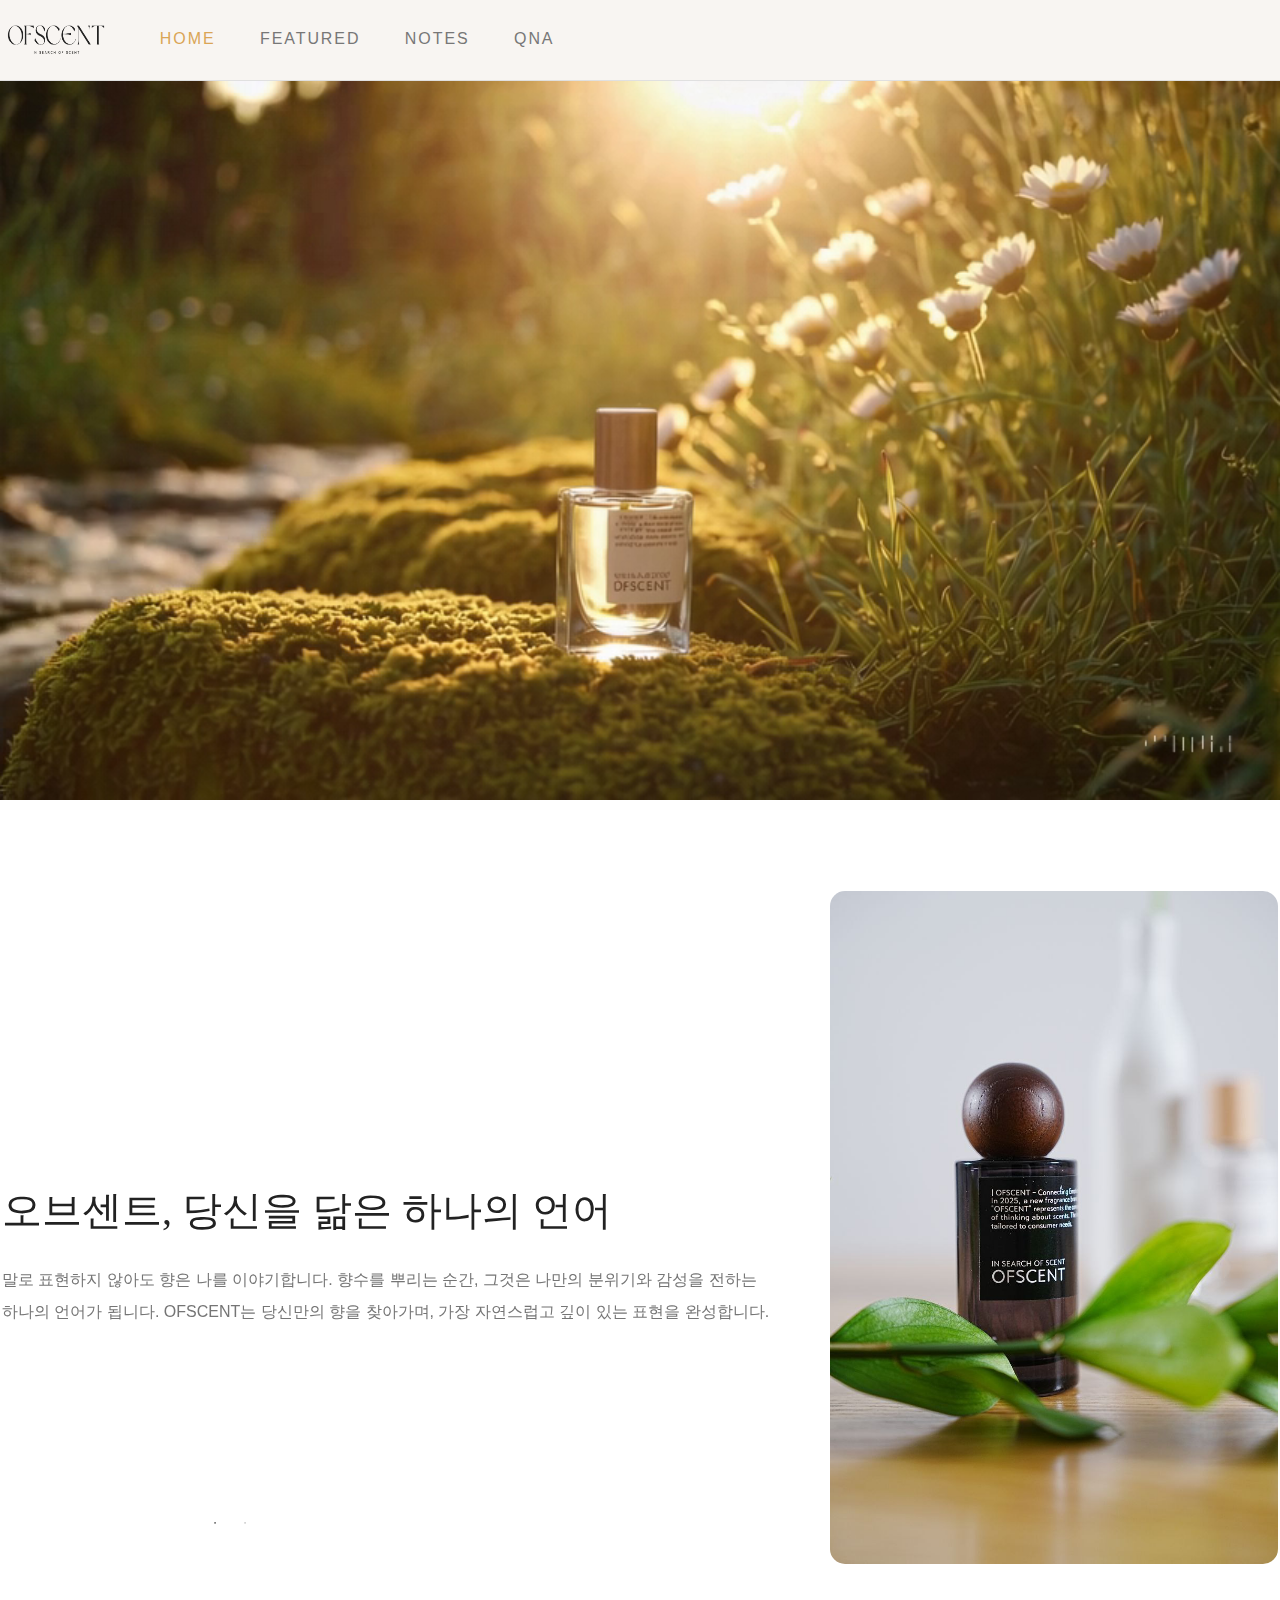
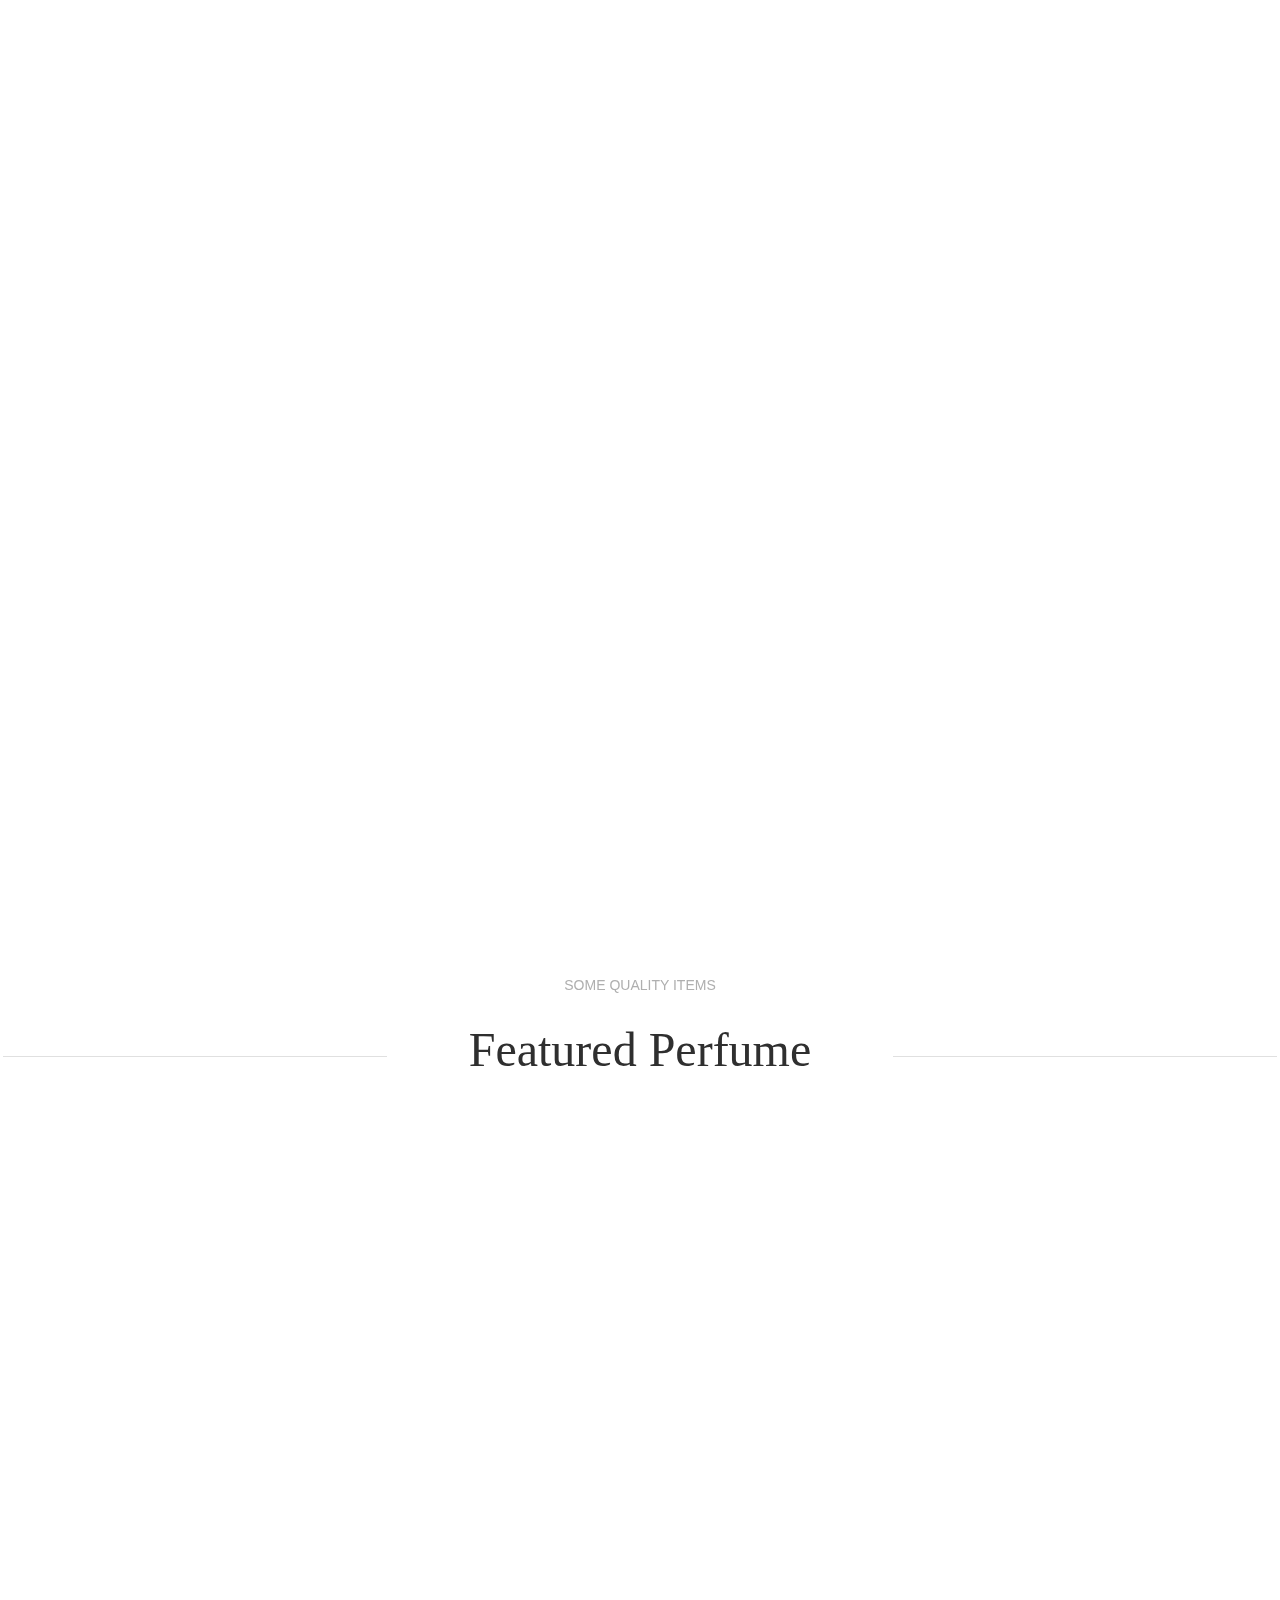
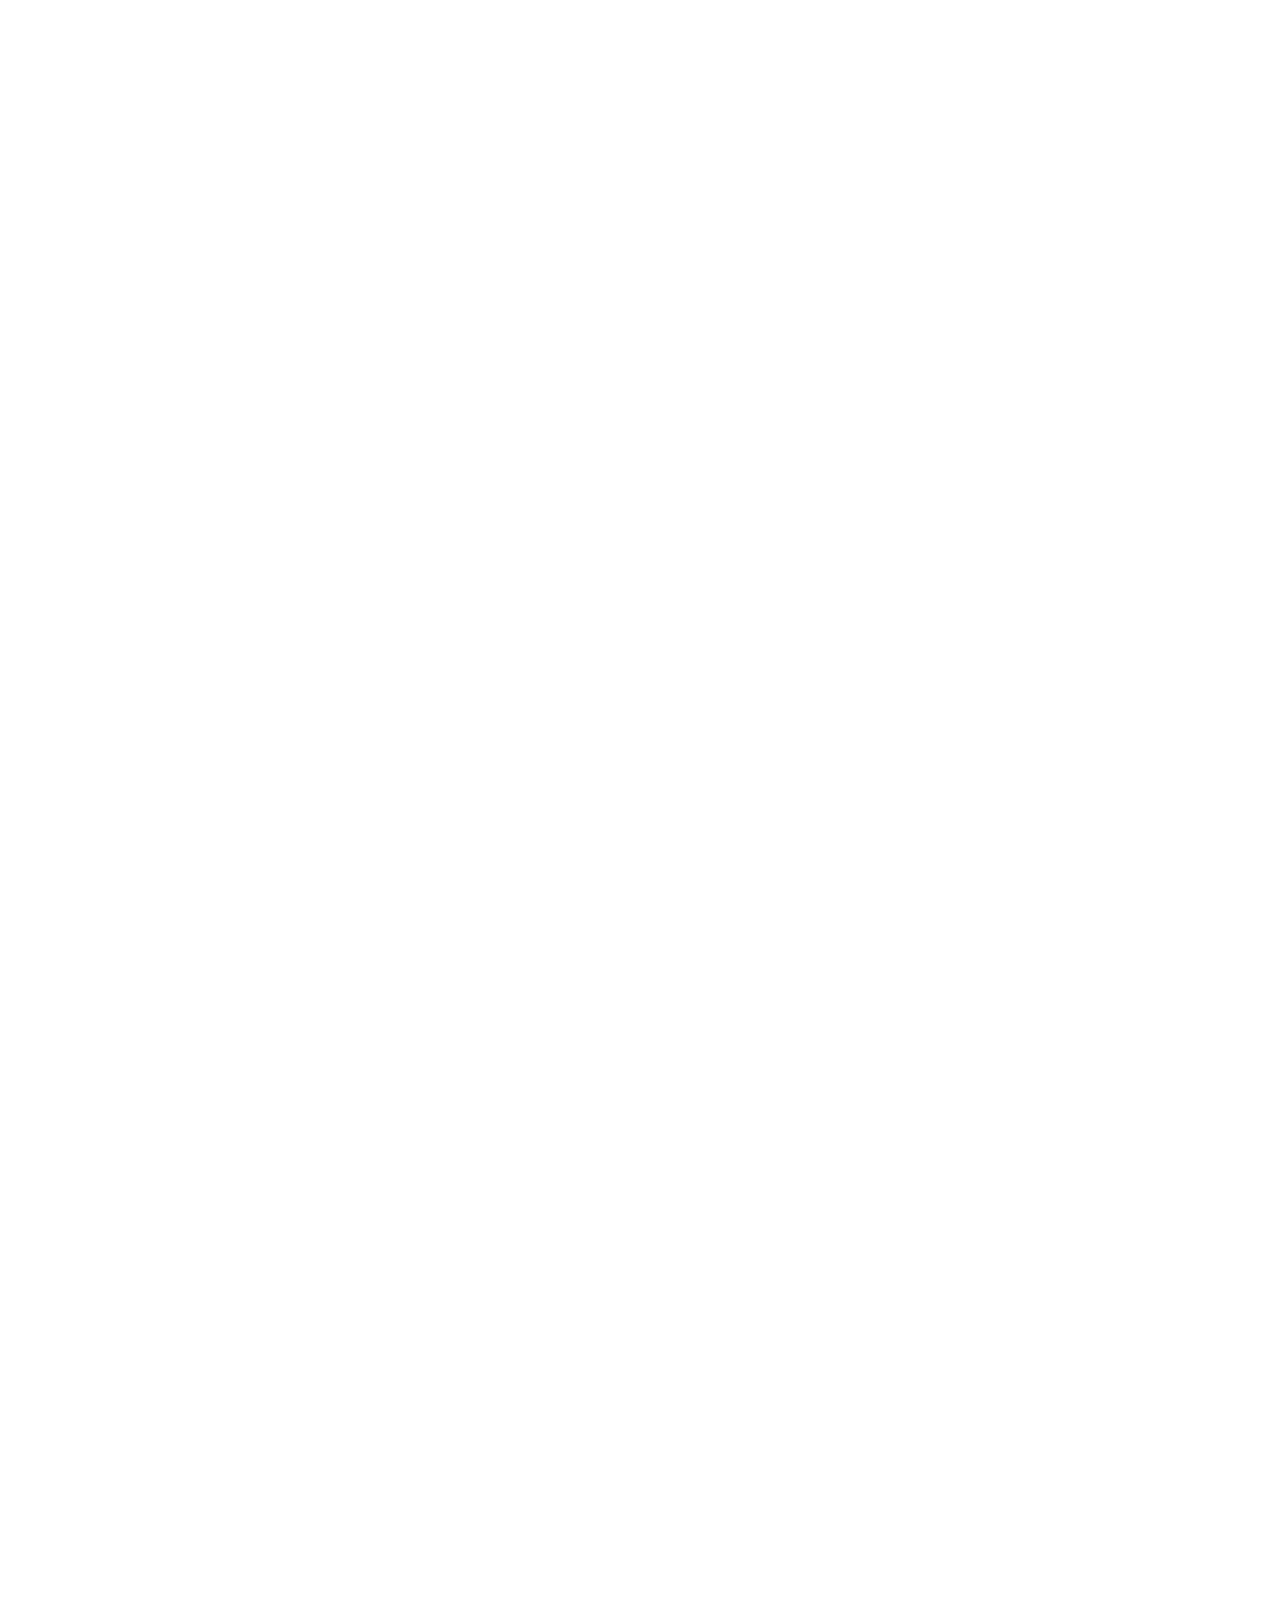
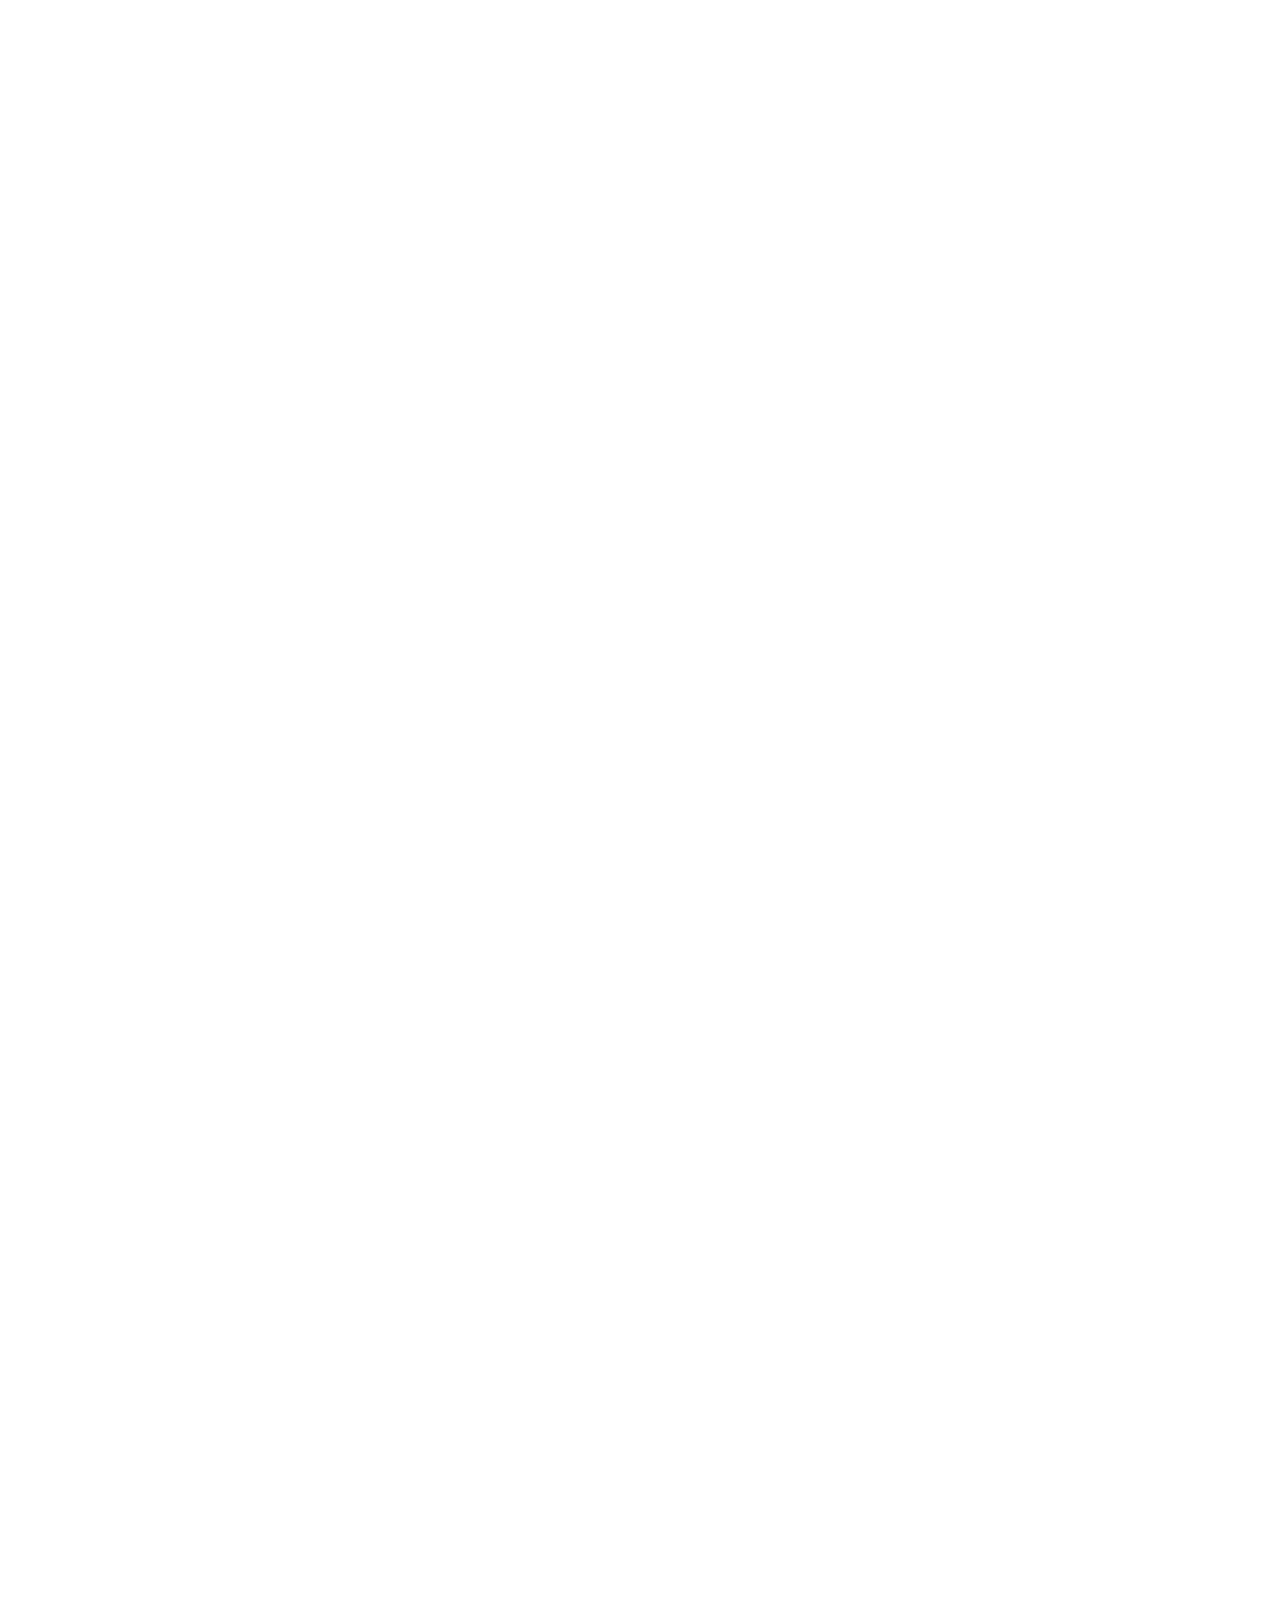
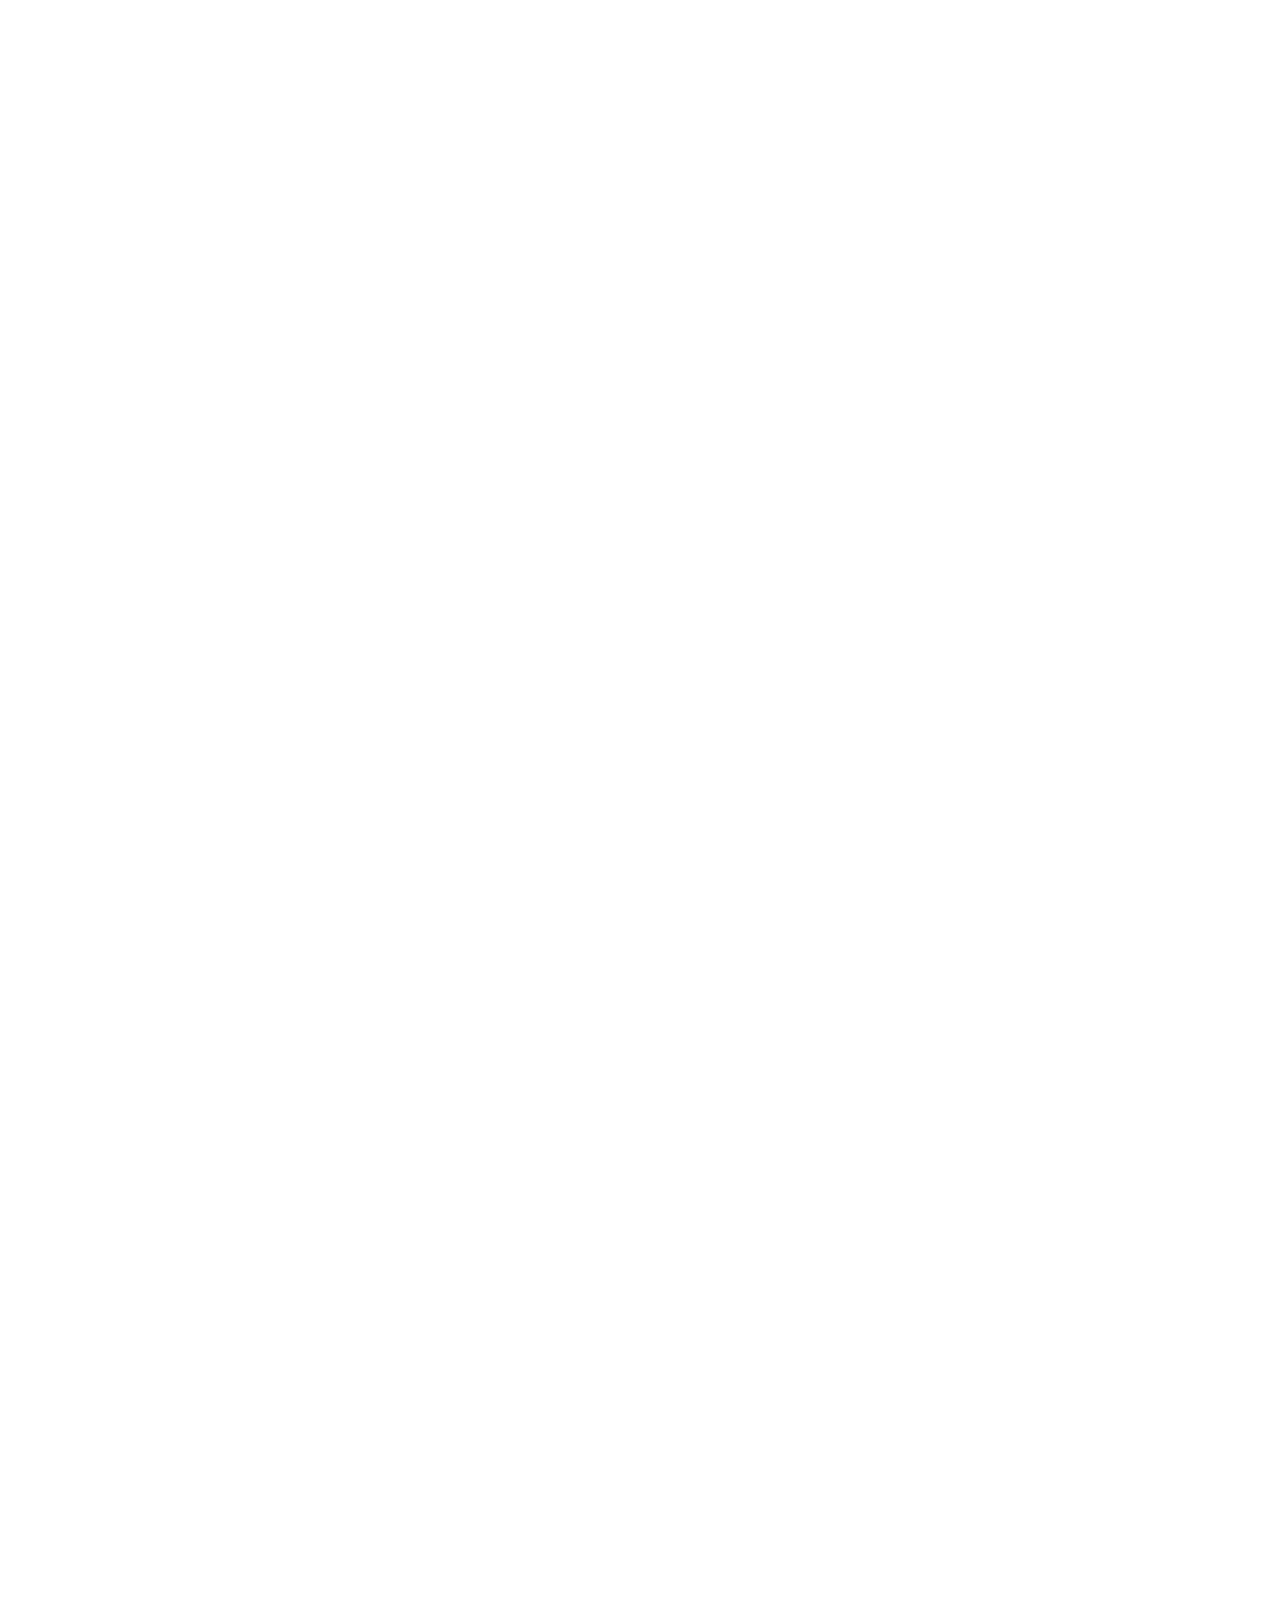
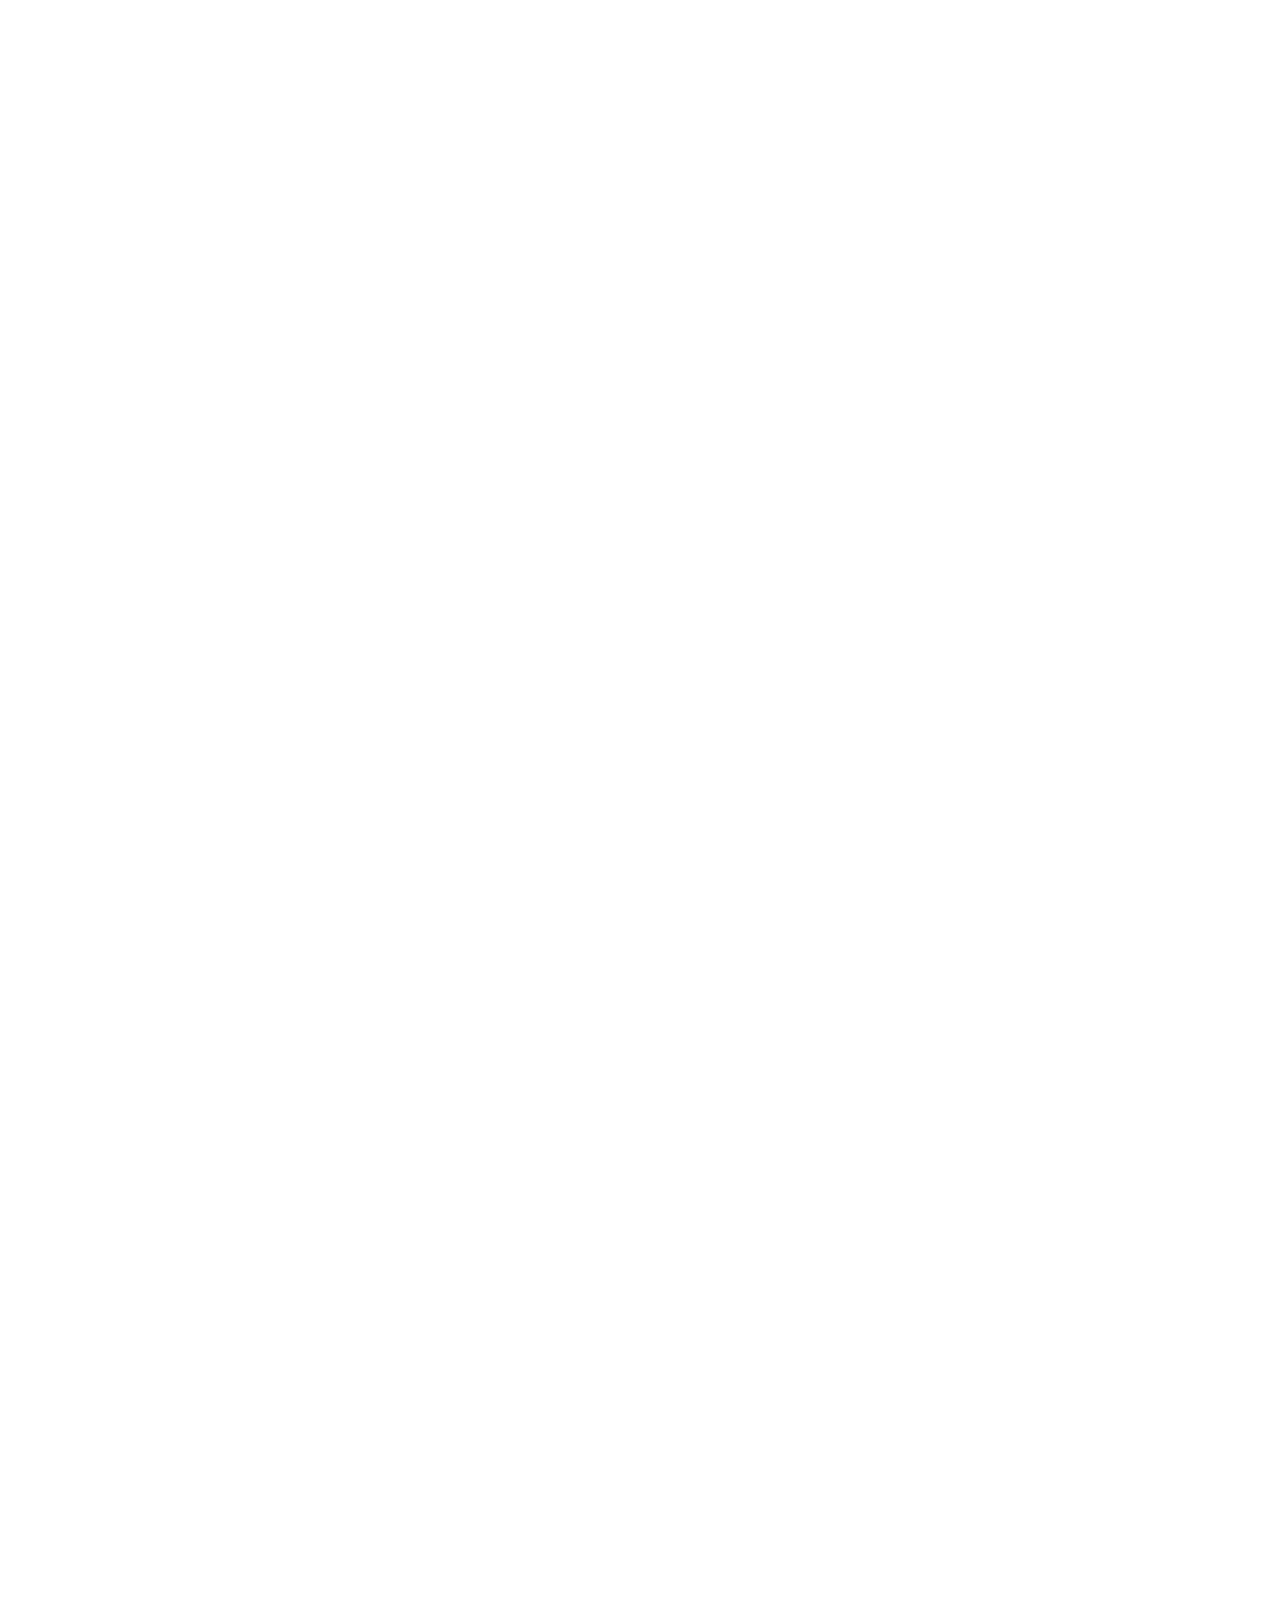
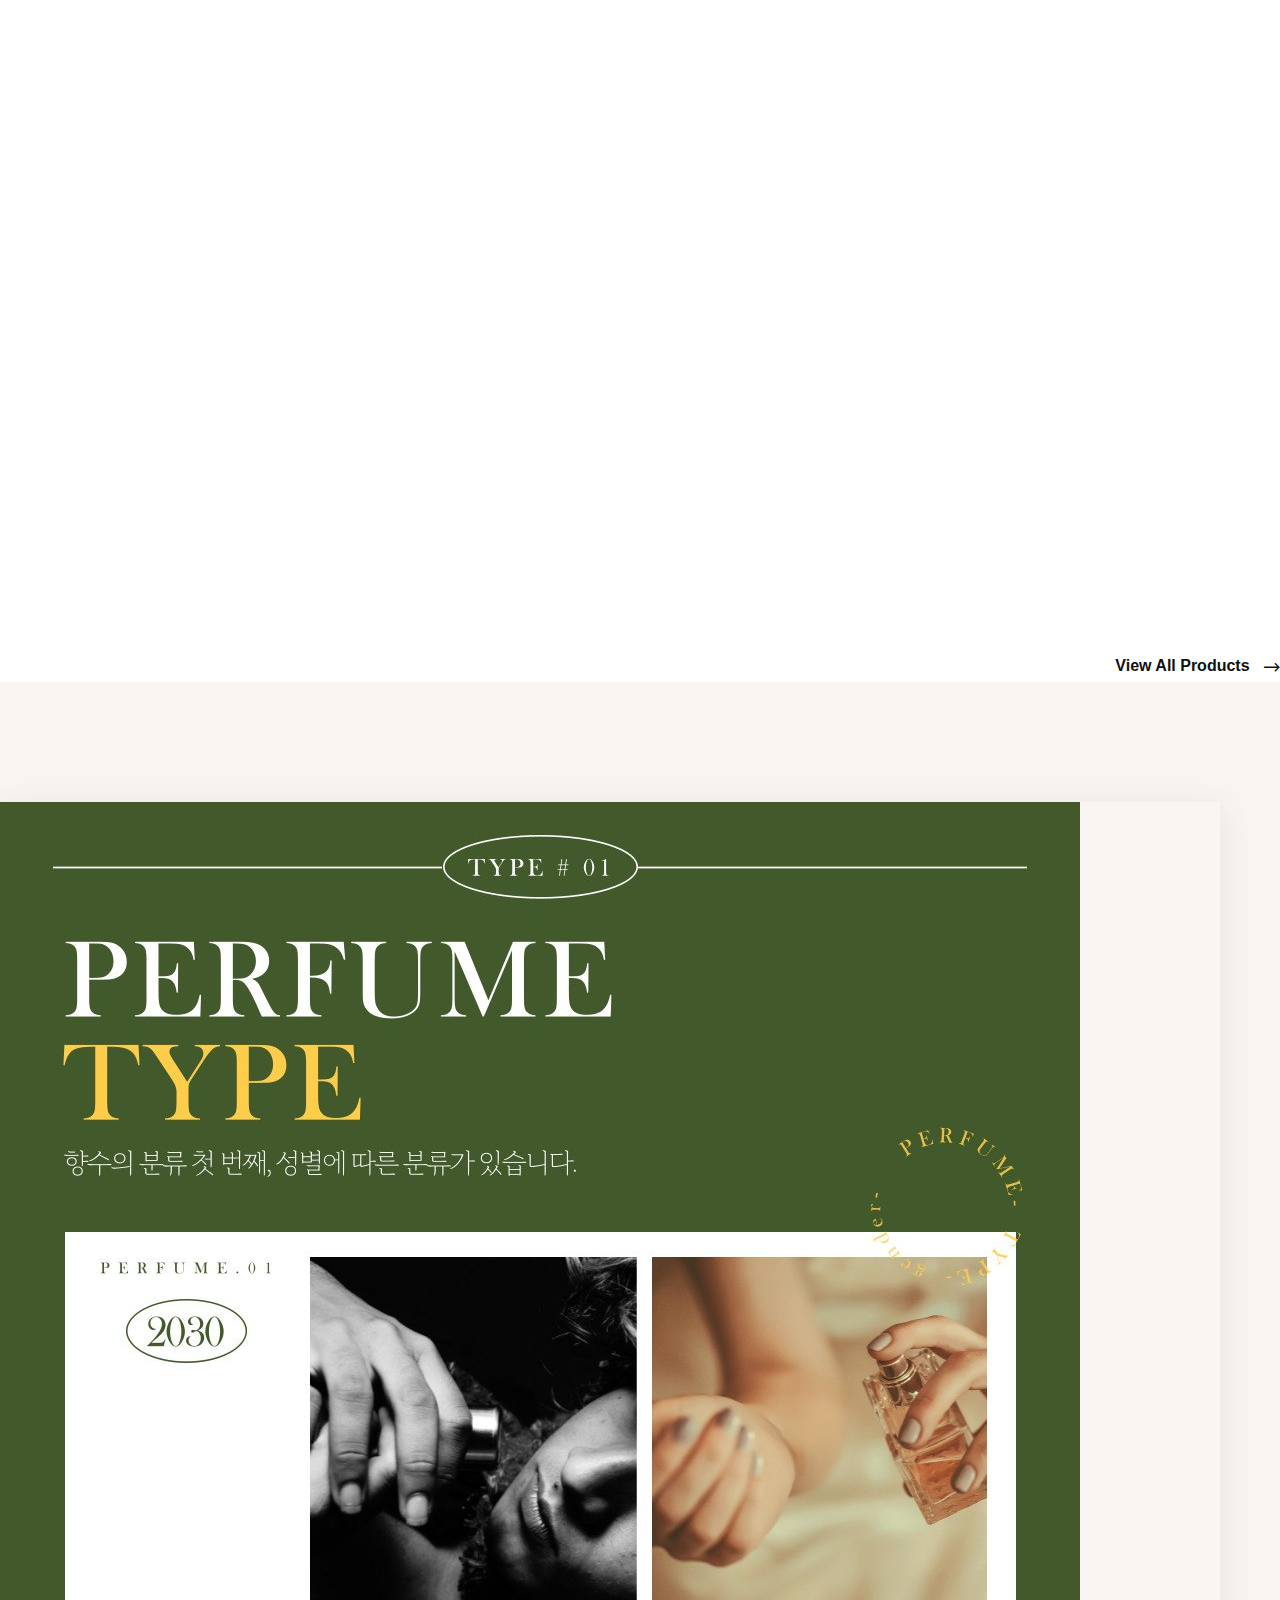
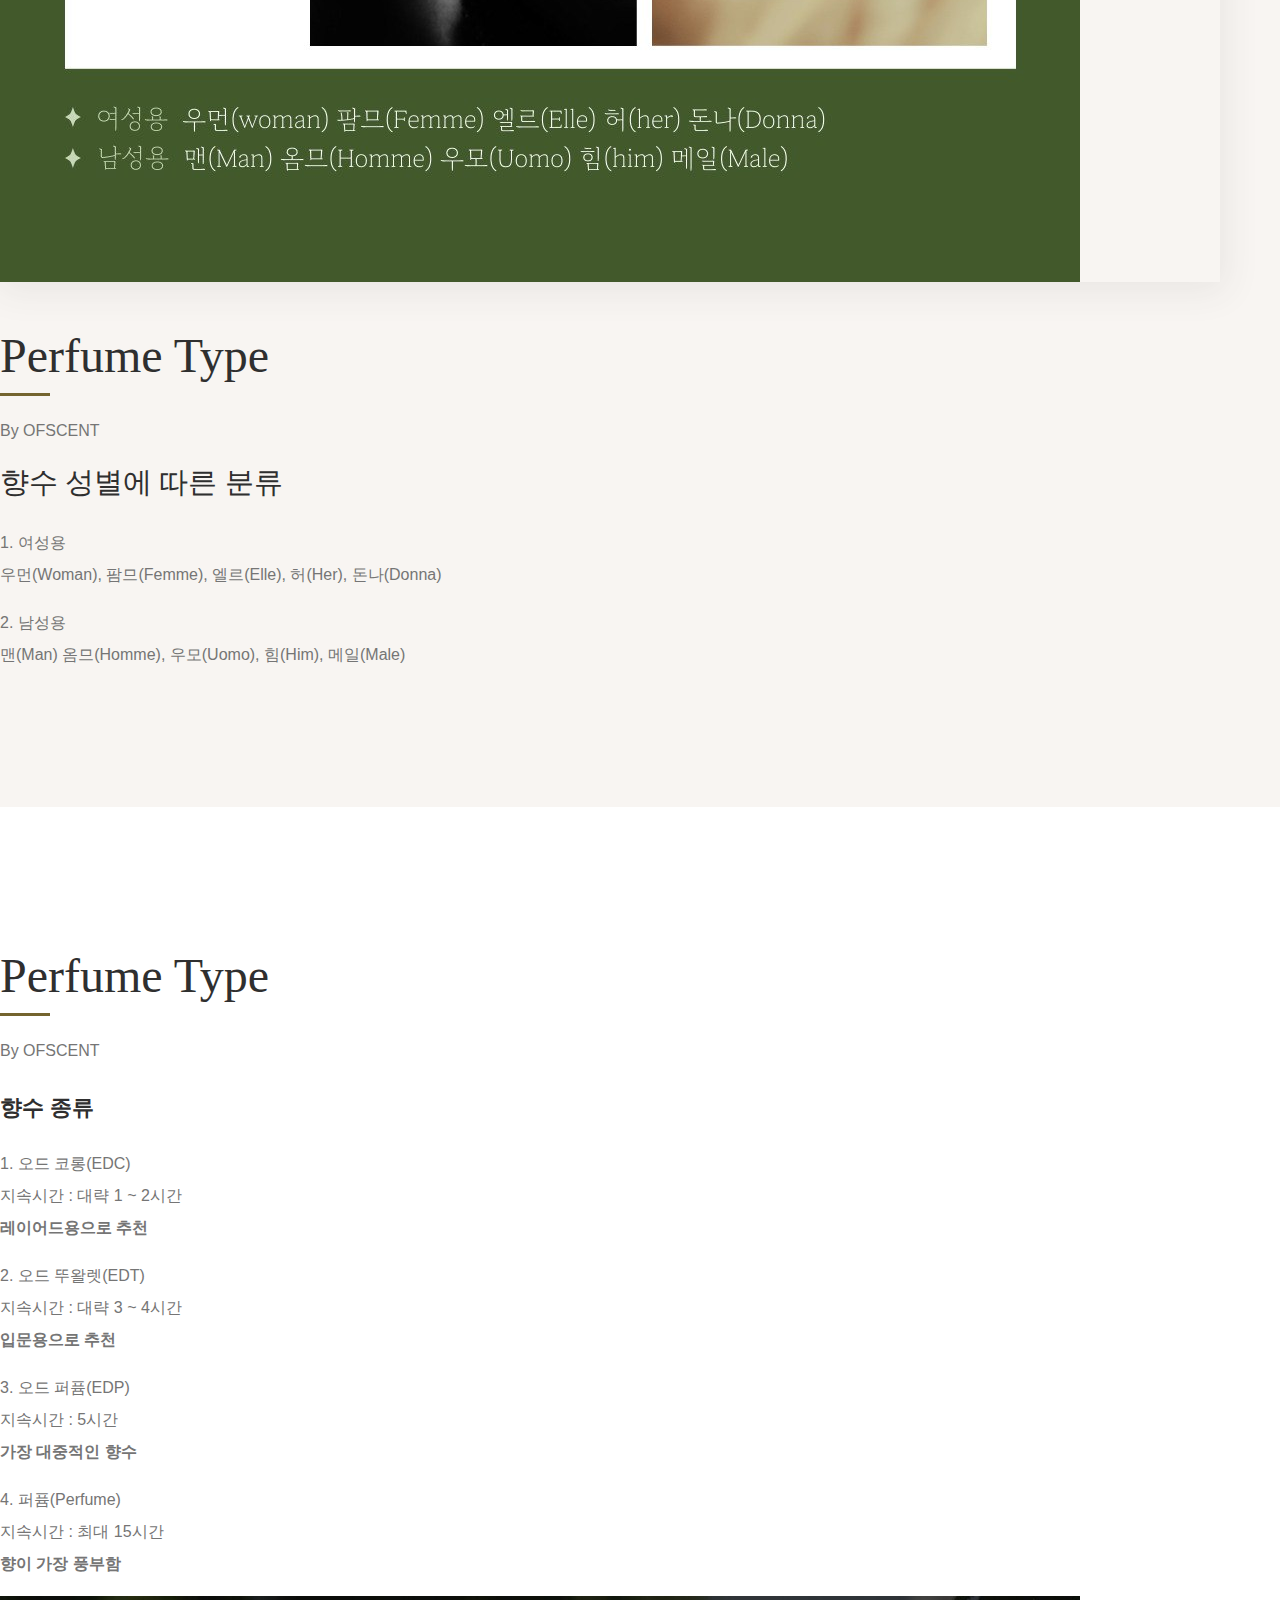
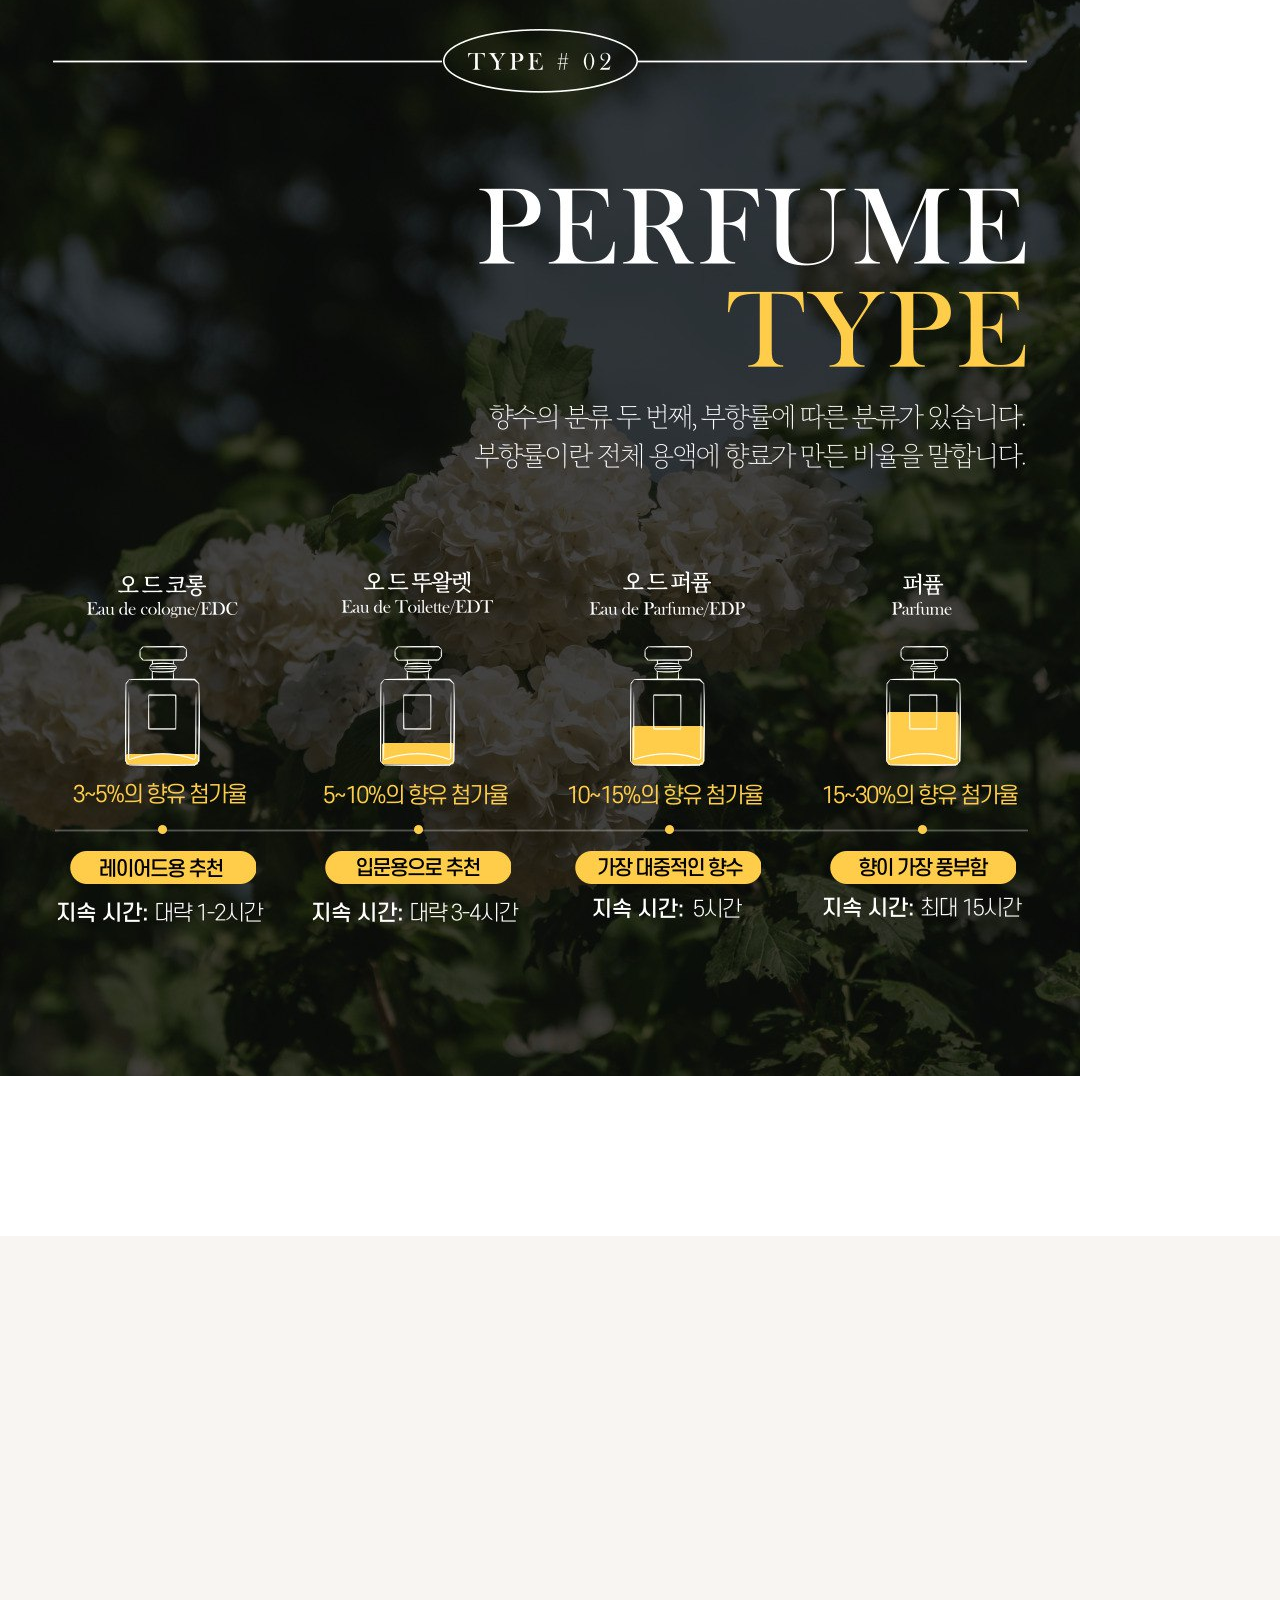
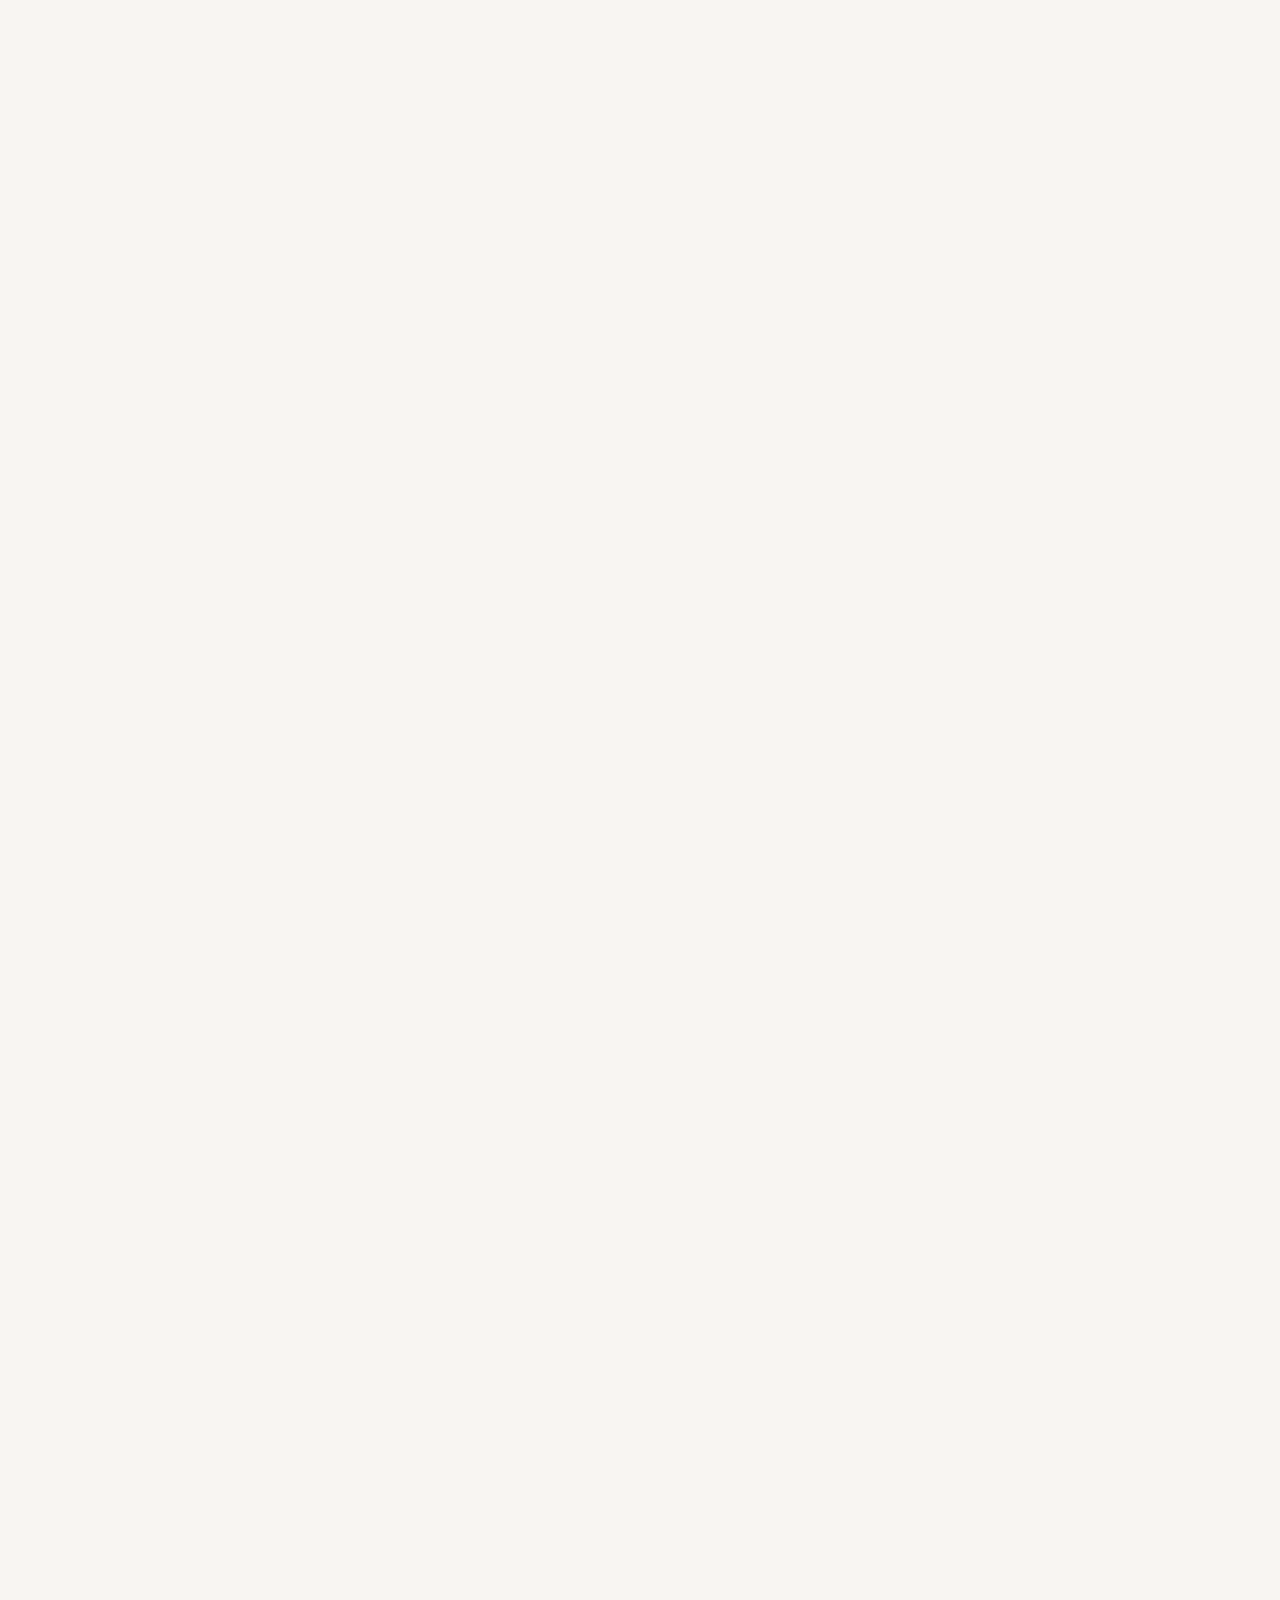
<file: index.html>
<!DOCTYPE html>
<html lang="en">

<head>
	<title>OFSCENT</title>
	<meta charset="utf-8">
	<meta http-equiv="X-UA-Compatible" content="IE=edge">
	<meta name="viewport" content="width=device-width, initial-scale=1.0">
	<meta name="format-detection" content="telephone=no">
	<meta name="apple-mobile-web-app-capable" content="yes">
	<link rel="shortcut icon" href="./images/logo_bk.jpg">
	<meta name="author" content="">
	<meta name="keywords" content="">
	<meta name="description" content="">
	<link
		rel="stylesheet"
		href="https://cdnjs.cloudflare.com/ajax/libs/font-awesome/4.7.0/css/font-awesome.css"
	/>
	<link href="https://cdn.jsdelivr.net/npm/bootstrap@5.3.1/dist/css/bootstrap.min.css" rel="stylesheet"
		integrity="sha384-4bw+/aepP/YC94hEpVNVgiZdgIC5+VKNBQNGCHeKRQN+PtmoHDEXuppvnDJzQIu9" crossorigin="anonymous">

	<link rel="stylesheet" type="text/css" href="css/normalize.css">
	<link rel="stylesheet" type="text/css" href="icomoon/icomoon.css">
	<link rel="stylesheet" type="text/css" href="css/vendor.css">
	<link rel="stylesheet" type="text/css" href="style.css">

</head>

<body data-bs-spy="scroll" data-bs-target="#header" tabindex="0">

	<div id="header-wrap">

		<header id="header">
			<div class="container-fluid">
				<div class="row">
					<div class="col-sm-12 col-md-12" style="display: inline-flex; justify-content: space-between;">
						<div class="main-logo">
							<a href="/"><img src="images/logo.png" alt="logo" style="height: 40px;"></a>
						</div>
						<nav id="navbar" style="width: 100%;">
							<div class="main-menu stellarnav" style="text-align: right;">
								<ul class="menu-list" >
									<li class="menu-item active"><a href="#billboard">Home</a></li>
									<!--
									<li class="menu-item has-sub">
										<a href="#pages" class="nav-link">Pages</a>

										<ul>
											<li class="active"><a href="index.html">Home</a></li>
											<li><a href="index.html">About</a></li>
											<li><a href="index.html">Styles</a></li>
											<li><a href="index.html">Blog</a></li>
											<li><a href="index.html">Post Single</a></li>
											<li><a href="index.html">Our Store</a></li>
											<li><a href="index.html">Product Single</a></li>
											<li><a href="index.html">Contact</a></li>
											<li><a href="index.html">Thank You</a></li>
										</ul>

									</li>
									-->
									<li class="menu-item"><a href="#featured-books" class="nav-link">Featured</a></li>
									<li class="menu-item"><a href="#best-selling" class="nav-link">Notes</a></li>
									<li class="menu-item"><a href="#quotation" class="nav-link">QnA</a></li>
									<!-- <li class="menu-item"><a href="#latest-blog" class="nav-link">Articles</a></li> -->
									<!-- <li class="menu-item"><a href="#download-app" class="nav-link">Download App</a></li> -->
								</ul>

								<div class="hamburger">
									<span class="bar"></span>
									<span class="bar"></span>
									<span class="bar"></span>
								</div>

							</div>
						</nav>
					</div>
				</div>
			</div>
		</header>

	</div><!--header-wrap-->

	<section id="billboard">
		<video muted autoplay playsinline loop width="50%" alt="banner" class="banner-video">
			<source src="video/homepage_01.mp4" type="video/mp4" />
		</video>
		<div class="container">
			
			<div class="row">
				<div class="col-sm-12 col-md-12">
					<!--
					<button class="prev slick-arrow">
						<i class="icon icon-arrow-left"></i>
					</button>
					-->
					<div class="main-slider">
						<!--
						<div class="slider-item">
							<div class="banner-content">
								<h2 class="banner-title">오브센트, 향이 머무는 곳에 기억이 피어납니다</h2>
								<p>한 번의 숨결로 스며드는 순간, 그 향은 당신의 이야기가 됩니다.
									어느 날 문득 떠오르는 따뜻한 기억, 스쳐 지나간 계절의 감촉, 마음속 깊이 간직한 감정까지 보이지 않지만 선명하게 남아 우리를 감싸줍니다.
									OFSCENT는 당신의 감정을 섬세하게 담아내어, 순간을 기록하고 기억을 피워냅니다.</p>
							</div>
							<img src="images/logo_main_pages.png" width="35%" alt="banner" class="banner-image">
						</div>
						-->
						<div class="slider-item">
							<div class="banner-content">
								<h2 class="banner-title">오브센트, 당신을 닮은 하나의 언어</h2>
								<p>말로 표현하지 않아도 향은 나를 이야기합니다. 향수를 뿌리는 순간, 그것은 나만의 분위기와 감성을 전하는 하나의 언어가 됩니다. OFSCENT는 당신만의 향을 찾아가며, 가장 자연스럽고 깊이 있는 표현을 완성합니다.</p>
								<!--
								<div class="btn-wrap">
									<a href="#" class="btn btn-outline-accent btn-accent-arrow">Read More<i
											class="icon icon-ns-arrow-right"></i></a>
								</div>
								-->
							</div><!--banner-content-->
							<img src="images/main_pages_02.jpg" width="35%" alt="banner" class="banner-image">
						</div><!--slider-item-->

						<div class="slider-item">
							<div class="banner-content">
								<h2 class="banner-title">향기를 입는 순간, 나는 더 나다워진다</h2>
								<p>향은 단순한 냄새가 아니라, 나의 분위기와 정체성을 보여주는 가장 자연스러운 표현입니다. 내가 어떤 사람인지, 어떤 감정을 담고 있는지 향을 통해 전달할 수 있습니다. OFSCENT에서 나만의 향을 찾고, 진짜 나를 완성해보세요.</p>
								<!--
								<div class="btn-wrap">
									<a href="#" class="btn btn-outline-accent btn-accent-arrow">Read More<i
											class="icon icon-ns-arrow-right"></i></a>
								</div>
								-->
							</div><!--banner-content-->
							<img src="images/main_pages_03.jpg" width="35%"	 alt="banner" class="banner-image">
						</div><!--slider-item-->

					</div><!--slider-->
					<!--
					<button class="next slick-arrow">
						<i class="icon icon-arrow-right"></i>
					</button>
					-->	
				</div>
			</div>
		</div>

	</section>

	<section id="client-holder" data-aos="fade-up">
		<div class="container">
			<div class="row">
				<div class="inner-content">
					<div class="logo-wrap">
						<div class="grid" style="display: flex; justify-content: space-around;">
							<div class="row">
								<div class="col-sm-2 col-md-2"><a style="display: grid; justify-items: center;"><img src="images/perfume_16999924.png" alt="client" style="width: 100px;height: 100px;margin-bottom: 5px;">PERPUME</a></div>
								<div class="col-sm-2 col-md-2"><a style="display: grid; justify-items: center;"><img src="images/aroma_5888269.png" alt="client" style="width: 100px;height: 100px;margin-bottom: 5px;">DIFFUSER</a></div>
								<div class="col-sm-2 col-md-2"><a style="display: grid; justify-items: center;"><img src="images/poinsettia-flower_18464526.png" alt="client" style="width: 100px;height: 100px;margin-bottom: 5px;">FLAVOR</a></div>
								<div class="col-sm-2 col-md-2"><a style="display: grid; justify-items: center;"><img src="images/employment_2628673.png" alt="client" style="width: 100px;height: 100px;margin-bottom: 5px;">SCHEDULE</a></div>
								<div class="col-sm-2 col-md-2"><a style="display: grid; justify-items: center;"><img src="images/maintenance_5385764.png" alt="client" style="width: 100px;height: 100px;margin-bottom: 5px;">IMPLEMENT</a></div>
							</div>
						</div>
					</div><!--image-holder-->
				</div>
			</div>
		</div>
	</section>

	<section id="featured-books" class="py-5 my-5">
		<div class="container">
			<div class="row">
				<div class="col-sm-12 col-md-12">

					<div class="section-header align-center">
						<div class="title">
							<span>Some quality items</span>
						</div>
						<h2 class="section-title">Featured Perfume</h2>
					</div>

					<div class="product-list" data-aos="fade-up">
						<div class="row">

							<div class="col-sm-3 col-md-3">
								<div class="product-item">
									<figure class="product-style">
										<img src="images/item_perfume_01.jpg" alt="Books" class="product-item">
										<!--
										<button type="button" class="add-to-cart" data-product-tile="add-to-cart">Add to
											Cart</button>
										-->
									</figure>
									<figcaption>
										<h3>OS-01, Green&Woody </h3>
										<span>Black Series</span>
										<!-- <div class="item-price">$ 40.00</div> -->
									</figcaption>
									
								</div>
							</div>

							<div class="col-sm-3 col-md-3">
								<div class="product-item">
									<figure class="product-style">
										<img src="images/item_perfume_02.jpg" alt="Books" class="product-item">
										<!--
										<button type="button" class="add-to-cart" data-product-tile="add-to-cart">Add to
											Cart</button>
										-->
									</figure>
									<figcaption>
										<h3>OS-02, Floral&Citrus</h3>
										<span>White Series</span>
										<!-- <div class="item-price">$ 38.00</div> -->
									</figcaption>
								</div>
							</div>

							<div class="col-sm-3 col-md-3">
								<div class="product-item">
									<figure class="product-style">
										<img src="images/item_perfume_04.jpg" alt="Books" class="product-item">
										<!--
										<button type="button" class="add-to-cart" data-product-tile="add-to-cart">Add to
											Cart</button>
										-->
									</figure>
									
									<figcaption>
										<h3>OS-01-01, Powdery&Woody</h3>
										<span>Black Series</span>
										<!-- <div class="item-price">$ 45.00</div> -->
									</figcaption>
								</div>
							</div>

							<div class="col-sm-3 col-md-3">
								<div class="product-item">
									<figure class="product-style">
										<img src="images/item_perfume_03.jpg" alt="Books" class="product-item">
										<!--
										<button type="button" class="add-to-cart" data-product-tile="add-to-cart">Add to
											Cart</button>
										-->
									</figure>
									
									<figcaption>
										<h3>OS-02-01, Floral&Oriental</h3>
										<span>White Series</span>
										<!-- <div class="item-price">$ 45.00</div> -->
									</figcaption>
									
								</div>
							</div>

							

						</div><!--ft-books-slider-->
					</div><!--grid-->


				</div><!--inner-content-->
			</div>

			<div class="row">
				<div class="col-sm-12 col-md-12">

					<div class="btn-wrap align-right">
						<a style="cursor: pointer;" onclick="alert('준비중입니다.')" class="btn-accent-arrow">View all products <i
								class="icon icon-ns-arrow-right"></i></a>
					</div>

				</div>
			</div>
		</div>
	</section>

	<section id="best-selling" class="leaf-pattern-overlay">
		<div class="corner-pattern-overlay"></div>
		<div class="container">
			<div class="row justify-content-center">
				<div class="col-sm-12 col-md-12">
					<div class="row">

						<div class="col-sm-8 col-md-8">
							<figure class="products-thumb">
								<img src="images/pages_itme_02.jpg" alt="book" class="single-image">
							</figure>
						</div>
							
						<div class="col-sm-12 col-md-4">
							<div class="product-entry">
								<h2 class="section-title divider">Perfume Type</h2>

								<div class="products-content">
									<div class="author-name">By OFSCENT</div>
									<h3 class="item-title">향수 성별에 따른 분류</h3>
									<p class="itme_p_desp">
										1. 여성용 <br>
										우먼(Woman), 팜므(Femme), 엘르(Elle), 허(Her), 돈나(Donna) <br>
									</p>
									<p class="itme_p_desp">
										2. 남성용 <br>
										맨(Man) 옴므(Homme), 우모(Uomo), 힘(Him), 메일(Male) <br>
									</p>
									<!--
									<div class="item-price">$ 45.00</div>
									<div class="btn-wrap">
										<a href="#" class="btn-accent-arrow">shop it now <i
												class="icon icon-ns-arrow-right"></i></a>
									</div>
									-->
								</div>

							</div>
						</div>

					</div>
					<!-- / row -->

				</div>

			</div>
		</div>
	</section>
	<!--
	<section id="popular-books" class="bookshelf py-5 my-5">
		<div class="container">
			<div class="row">
				<div class="col-md-12">

					<div class="section-header align-center">
						<div class="title">
							<span>Some quality items</span>
						</div>
						<h2 class="section-title">Popular Books</h2>
					</div>

					<ul class="tabs">
						<li data-tab-target="#all-genre" class="active tab">All Genre</li>
						<li data-tab-target="#business" class="tab">Business</li>
						<li data-tab-target="#technology" class="tab">Technology</li>
						<li data-tab-target="#romantic" class="tab">Romantic</li>
						<li data-tab-target="#adventure" class="tab">Adventure</li>
						<li data-tab-target="#fictional" class="tab">Fictional</li>
					</ul>

					<div class="tab-content">
						<div id="all-genre" data-tab-content class="active">
							<div class="row">

								<div class="col-md-3">
									<div class="product-item">
										<figure class="product-style">
											<img src="images/tab-item1.jpg" alt="Books" class="product-item">
											<button type="button" class="add-to-cart" data-product-tile="add-to-cart">Add to
												Cart</button>
										</figure>
										<figcaption>
											<h3>Portrait photography</h3>
											<span>Adam Silber</span>
											<div class="item-price">$ 40.00</div>
										</figcaption>
									</div>
								</div>

								<div class="col-md-3">
									<div class="product-item">
										<figure class="product-style">
											<img src="images/tab-item2.jpg" alt="Books" class="product-item">
											<button type="button" class="add-to-cart" data-product-tile="add-to-cart">Add to
												Cart</button>
										</figure>
										<figcaption>
											<h3>Once upon a time</h3>
											<span>Klien Marry</span>
											<div class="item-price">$ 35.00</div>
										</figcaption>
									</div>
								</div>

								<div class="col-md-3">
									<div class="product-item">
										<figure class="product-style">
											<img src="images/tab-item3.jpg" alt="Books" class="product-item">
											<button type="button" class="add-to-cart" data-product-tile="add-to-cart">Add to
												Cart</button>
										</figure>
										<figcaption>
											<h3>Tips of simple lifestyle</h3>
											<span>Bratt Smith</span>
											<div class="item-price">$ 40.00</div>
										</figcaption>
									</div>
								</div>

								<div class="col-md-3">
									<div class="product-item">
										<figure class="product-style">
											<img src="images/tab-item4.jpg" alt="Books" class="product-item">
											<button type="button" class="add-to-cart" data-product-tile="add-to-cart">Add to
												Cart</button>
										</figure>
										<figcaption>
											<h3>Just felt from outside</h3>
											<span>Nicole Wilson</span>
											<div class="item-price">$ 40.00</div>
										</figcaption>
									</div>
								</div>

							</div>
							<div class="row">

								<div class="col-md-3">
									<div class="product-item">
										<figure class="product-style">
											<img src="images/tab-item5.jpg" alt="Books" class="product-item">
											<button type="button" class="add-to-cart" data-product-tile="add-to-cart">Add to
												Cart</button>
										</figure>
										<figcaption>
											<h3>Peaceful Enlightment</h3>
											<span>Marmik Lama</span>
											<div class="item-price">$ 40.00</div>
										</figcaption>
									</div>
								</div>

								<div class="col-md-3">
									<div class="product-item">
										<figure class="product-style">
											<img src="images/tab-item6.jpg" alt="Books" class="product-item">
											<button type="button" class="add-to-cart" data-product-tile="add-to-cart">Add to
												Cart</button>
										</figure>
										<figcaption>
											<h3>Great travel at desert</h3>
											<span>Sanchit Howdy</span>
											<div class="item-price">$ 40.00</div>
										</figcaption>
									</div>
								</div>

								<div class="col-md-3">
									<div class="product-item">
										<figure class="product-style">
											<img src="images/tab-item7.jpg" alt="Books" class="product-item">
											<button type="button" class="add-to-cart" data-product-tile="add-to-cart">Add to
												Cart</button>
										</figure>
										<figcaption>
											<h3>Life among the pirates</h3>
											<span>Armor Ramsey</span>
											<div class="item-price">$ 40.00</div>
										</figcaption>
									</div>
								</div>

								<div class="col-md-3">
									<div class="product-item">
										<figure class="product-style">
											<img src="images/tab-item8.jpg" alt="Books" class="product-item">
											<button type="button" class="add-to-cart" data-product-tile="add-to-cart">Add to
												Cart</button>
										</figure>
										<figcaption>
											<h3>Simple way of piece life</h3>
											<span>Armor Ramsey</span>
											<div class="item-price">$ 40.00</div>
										</figcaption>
									</div>
								</div>

							</div>

						</div>
						<div id="business" data-tab-content>
							<div class="row">
								<div class="col-md-3">
									<div class="product-item">
										<figure class="product-style">
											<img src="images/tab-item2.jpg" alt="Books" class="product-item">
											<button type="button" class="add-to-cart" data-product-tile="add-to-cart">Add to
												Cart</button>
										</figure>
										<figcaption>
											<h3>Peaceful Enlightment</h3>
											<span>Marmik Lama</span>
											<div class="item-price">$ 40.00</div>
										</figcaption>
									</div>
								</div>

								<div class="col-md-3">
									<div class="product-item">
										<figure class="product-style">
											<img src="images/tab-item4.jpg" alt="Books" class="product-item">
											<button type="button" class="add-to-cart" data-product-tile="add-to-cart">Add to
												Cart</button>
										</figure>
										<figcaption>
											<h3>Great travel at desert</h3>
											<span>Sanchit Howdy</span>
											<div class="item-price">$ 40.00</div>
										</figcaption>
									</div>
								</div>

								<div class="col-md-3">
									<div class="product-item">
										<figure class="product-style">
											<img src="images/tab-item6.jpg" alt="Books" class="product-item">
											<button type="button" class="add-to-cart" data-product-tile="add-to-cart">Add to
												Cart</button>
										</figure>
										<figcaption>
											<h3>Life among the pirates</h3>
											<span>Armor Ramsey</span>
											<div class="item-price">$ 40.00</div>
										</figcaption>
									</div>
								</div>

								<div class="col-md-3">
									<div class="product-item">
										<figure class="product-style">
											<img src="images/tab-item8.jpg" alt="Books" class="product-item">
											<button type="button" class="add-to-cart" data-product-tile="add-to-cart">Add to
												Cart</button>
										</figure>
										<figcaption>
											<h3>Simple way of piece life</h3>
											<span>Armor Ramsey</span>
											<div class="item-price">$ 40.00</div>
										</figcaption>
									</div>
								</div>

							</div>
						</div>

						<div id="technology" data-tab-content>
							<div class="row">
								<div class="col-md-3">
									<div class="product-item">
										<figure class="product-style">
											<img src="images/tab-item1.jpg" alt="Books" class="product-item">
											<button type="button" class="add-to-cart" data-product-tile="add-to-cart">Add to
												Cart</button>
										</figure>
										<figcaption>
											<h3>Peaceful Enlightment</h3>
											<span>Marmik Lama</span>
											<div class="item-price">$ 40.00</div>
										</figcaption>
									</div>
								</div>

								<div class="col-md-3">
									<div class="product-item">
										<figure class="product-style">
											<img src="images/tab-item3.jpg" alt="Books" class="product-item">
											<button type="button" class="add-to-cart" data-product-tile="add-to-cart">Add to
												Cart</button>
										</figure>
										<figcaption>
											<h3>Great travel at desert</h3>
											<span>Sanchit Howdy</span>
											<div class="item-price">$ 40.00</div>
										</figcaption>
									</div>
								</div>

								<div class="col-md-3">
									<div class="product-item">
										<figure class="product-style">
											<img src="images/tab-item5.jpg" alt="Books" class="product-item">
											<button type="button" class="add-to-cart" data-product-tile="add-to-cart">Add to
												Cart</button>
										</figure>
										<figcaption>
											<h3>Life among the pirates</h3>
											<span>Armor Ramsey</span>
											<div class="item-price">$ 40.00</div>
										</figcaption>
									</div>
								</div>

								<div class="col-md-3">
									<div class="product-item">
										<figure class="product-style">
											<img src="images/tab-item7.jpg" alt="Books" class="product-item">
											<button type="button" class="add-to-cart" data-product-tile="add-to-cart">Add to
												Cart</button>
										</figure>
										<figcaption>
											<h3>Simple way of piece life</h3>
											<span>Armor Ramsey</span>
											<div class="item-price">$ 40.00</div>
										</figcaption>
									</div>
								</div>
							</div>
						</div>

						<div id="romantic" data-tab-content>
							<div class="row">
								<div class="col-md-3">
									<div class="product-item">
										<figure class="product-style">
											<img src="images/tab-item1.jpg" alt="Books" class="product-item">
											<button type="button" class="add-to-cart" data-product-tile="add-to-cart">Add to
												Cart</button>
										</figure>
										<figcaption>
											<h3>Peaceful Enlightment</h3>
											<span>Marmik Lama</span>
											<div class="item-price">$ 40.00</div>
										</figcaption>
									</div>
								</div>

								<div class="col-md-3">
									<div class="product-item">
										<figure class="product-style">
											<img src="images/tab-item3.jpg" alt="Books" class="product-item">
											<button type="button" class="add-to-cart" data-product-tile="add-to-cart">Add to
												Cart</button>
										</figure>
										<figcaption>
											<h3>Great travel at desert</h3>
											<span>Sanchit Howdy</span>
											<div class="item-price">$ 40.00</div>
										</figcaption>
									</div>
								</div>

								<div class="col-md-3">
									<div class="product-item">
										<figure class="product-style">
											<img src="images/tab-item5.jpg" alt="Books" class="product-item">
											<button type="button" class="add-to-cart" data-product-tile="add-to-cart">Add to
												Cart</button>
										</figure>
										<figcaption>
											<h3>Life among the pirates</h3>
											<span>Armor Ramsey</span>
											<div class="item-price">$ 40.00</div>
										</figcaption>
									</div>
								</div>

								<div class="col-md-3">
									<div class="product-item">
										<figure class="product-style">
											<img src="images/tab-item7.jpg" alt="Books" class="product-item">
											<button type="button" class="add-to-cart" data-product-tile="add-to-cart">Add to
												Cart</button>
										</figure>
										<figcaption>
											<h3>Simple way of piece life</h3>
											<span>Armor Ramsey</span>
											<div class="item-price">$ 40.00</div>
										</figcaption>
									</div>
								</div>
							</div>
						</div>

						<div id="adventure" data-tab-content>
							<div class="row">
								<div class="col-md-3">
									<div class="product-item">
										<figure class="product-style">
											<img src="images/tab-item5.jpg" alt="Books" class="product-item">
											<button type="button" class="add-to-cart" data-product-tile="add-to-cart">Add to
												Cart</button>
										</figure>
										<figcaption>
											<h3>Life among the pirates</h3>
											<span>Armor Ramsey</span>
											<div class="item-price">$ 40.00</div>
										</figcaption>
									</div>
								</div>

								<div class="col-md-3">
									<div class="product-item">
										<figure class="product-style">
											<img src="images/tab-item7.jpg" alt="Books" class="product-item">
											<button type="button" class="add-to-cart" data-product-tile="add-to-cart">Add to
												Cart</button>
										</figure>
										<figcaption>
											<h3>Simple way of piece life</h3>
											<span>Armor Ramsey</span>
											<div class="item-price">$ 40.00</div>
										</figcaption>
									</div>
								</div>
							</div>
						</div>

						<div id="fictional" data-tab-content>
							<div class="row">
								<div class="col-md-3">
									<div class="product-item">
										<figure class="product-style">
											<img src="images/tab-item5.jpg" alt="Books" class="product-item">
											<button type="button" class="add-to-cart" data-product-tile="add-to-cart">Add to
												Cart</button>
										</figure>
										<figcaption>
											<h3>Life among the pirates</h3>
											<span>Armor Ramsey</span>
											<div class="item-price">$ 40.00</div>
										</figcaption>
									</div>
								</div>

								<div class="col-md-3">
									<div class="product-item">
										<figure class="product-style">
											<img src="images/tab-item7.jpg" alt="Books" class="product-item">
											<button type="button" class="add-to-cart" data-product-tile="add-to-cart">Add to
												Cart</button>
										</figure>
										<figcaption>
											<h3>Simple way of piece life</h3>
											<span>Armor Ramsey</span>
											<div class="item-price">$ 40.00</div>
										</figcaption>
									</div>
								</div>
							</div>
						</div>

					</div>

				</div>

			</div>
		</div>
	</section>
	-->

	<section id="special-offer" class="bookshelf pb-5 mb-5">
		<div class="container">
			<div class="row justify-content-center">
				<div class="col-sm-12 col-md-12">
					<div class="row">
						<div class="col-sm-4 col-md-4">
							<div class="product-entry">
								<h2 class="section-title2 divider">Perfume Type</h2>

								<div class="products-content">
									<div class="author-name">By OFSCENT</div>
									<h3 class="item-title">향수 종류</h3>
									<p class="itme_p_desp">
										1. 오드 코롱(EDC) <br>
										지속시간 : 대략 1 ~ 2시간 <br>
										<b>레이어드용으로 추천</b>
									</p>
									<p class="itme_p_desp">
										2. 오드 뚜왈렛(EDT) <br>
										지속시간 : 대략 3 ~ 4시간 <br>
										<b>입문용으로 추천</b>
									</p>
									<p class="itme_p_desp">
										3. 오드 퍼퓸(EDP) <br>
										지속시간 : 5시간 <br>
										<b>가장 대중적인 향수</b>
									</p>
									<p class="itme_p_desp">
										4. 퍼퓸(Perfume) <br>
										지속시간 : 최대 15시간 <br>
										<b>향이 가장 풍부함</b>
									</p>
									<!--
									<div class="item-price">$ 45.00</div>
									<div class="btn-wrap">
										<a href="#" class="btn-accent-arrow">shop it now <i
												class="icon icon-ns-arrow-right"></i></a>
									</div>
									-->
								</div>
							</div>
						</div>
						<div class="col-sm-8 col-md-8">
							<figure class="products-thumb">
								<img src="images/pages_itme_01.jpg" alt="book" class="single-image">
							</figure>
						</div>
					</div>
					<!-- / row -->

				</div>

			</div>
		</div>
		<!--
		<div class="section-header align-center">
			<div class="title">
				<span>Grab your opportunity</span>
			</div>
			<h2 class="section-title">Books with offer</h2>
		</div>

		<div class="container">
			<div class="row">
				<div class="inner-content">
					<div class="product-list" data-aos="fade-up">
						<div class="grid product-grid">
							<div class="product-item">
								<figure class="product-style">
									<img src="images/product-item5.jpg" alt="Books" class="product-item">
									<button type="button" class="add-to-cart" data-product-tile="add-to-cart">Add to
										Cart</button>
								</figure>
								<figcaption>
									<h3>Simple way of piece life</h3>
									<span>Armor Ramsey</span>
									<div class="item-price">
										<span class="prev-price">$ 50.00</span>$ 40.00
									</div>
								</div>
							</figcaption>

							<div class="product-item">
								<figure class="product-style">
									<img src="images/product-item6.jpg" alt="Books" class="product-item">
									<button type="button" class="add-to-cart" data-product-tile="add-to-cart">Add to
										Cart</button>
								</figure>
								<figcaption>
									<h3>Great travel at desert</h3>
									<span>Sanchit Howdy</span>
									<div class="item-price">
										<span class="prev-price">$ 30.00</span>$ 38.00
									</div>
								</div>
							</figcaption>

							<div class="product-item">
								<figure class="product-style">
									<img src="images/product-item7.jpg" alt="Books" class="product-item">
									<button type="button" class="add-to-cart" data-product-tile="add-to-cart">Add to
										Cart</button>
								</figure>
								<figcaption>
									<h3>The lady beauty Scarlett</h3>
									<span>Arthur Doyle</span>
									<div class="item-price">
										<span class="prev-price">$ 35.00</span>$ 45.00
									</div>
								</div>
							</figcaption>

							<div class="product-item">
								<figure class="product-style">
									<img src="images/product-item8.jpg" alt="Books" class="product-item">
									<button type="button" class="add-to-cart" data-product-tile="add-to-cart">Add to
										Cart</button>
								</figure>
								<figcaption>
									<h3>Once upon a time</h3>
									<span>Klien Marry</span>
									<div class="item-price">
										<span class="prev-price">$ 25.00</span>$ 35.00
									</div>
								</div>
							</figcaption>

							<div class="product-item">
								<figure class="product-style">
									<img src="images/product-item2.jpg" alt="Books" class="product-item">
									<button type="button" class="add-to-cart" data-product-tile="add-to-cart">Add to
										Cart</button>
								</figure>
								<figcaption>
									<h3>Simple way of piece life</h3>
									<span>Armor Ramsey</span>
									<div class="item-price">$ 40.00</div>
								</figcaption>
							</div>
						</div>
					</div>
				</div>
			</div>
		</div>
		-->
	</section>

	<section id="latest-blog" class="py-5 my-5">
		<div class="container">
			<div class="row">
				<div class="col-sm-12 col-md-12">
					<!--
					<div class="section-header align-center">
						
						<div class="title">
							<span>Read our articles</span>
						</div>
						
						<h2 class="section-title">Latest Articles</h2>
					</div>
					-->
					<div class="row">

						<div class="col-sm-6 col-md-6">

							<article class="column" data-aos="fade-up">

								<figure>
									<a class="image-hvr-effect">
										<img src="images/pages_itme_03.jpg" alt="post">
									</a>
								</figure>
								<!--
								<div class="post-item">
									<div class="meta-date">Mar 30, 2021</div>
									<h3><a href="#">Reading books always makes the moments happy</a></h3>

									<div class="links-element">
										<div class="categories">inspiration</div>
										<div class="social-links">
											<ul>
												<li>
													<a href="#"><i class="icon icon-facebook"></i></a>
												</li>
												<li>
													<a href="#"><i class="icon icon-twitter"></i></a>
												</li>
												<li>
													<a href="#"><i class="icon icon-behance-square"></i></a>
												</li>
											</ul>
										</div>
									</div>
								</div>
								-->
							</article>

						</div>
						<div class="col-sm-6 col-md-6">

							<article class="column" data-aos="fade-up" data-aos-delay="200">
								<figure>
									<a class="image-hvr-effect">
										<img src="images/pages_itme_04.jpg" alt="post">
									</a>
								</figure>
								<!--
								<div class="post-item">
									<div class="meta-date">Mar 29, 2021</div>
									<h3><a href="#">Reading books always makes the moments happy</a></h3>

									<div class="links-element">
										<div class="categories">inspiration</div>
										<div class="social-links">
											<ul>
												<li>
													<a href="#"><i class="icon icon-facebook"></i></a>
												</li>
												<li>
													<a href="#"><i class="icon icon-twitter"></i></a>
												</li>
												<li>
													<a href="#"><i class="icon icon-behance-square"></i></a>
												</li>
											</ul>
										</div>
									</div>
								</div>
								-->
							</article>
						</div>
					</div>
					<!--
					<div class="row">

						<div class="btn-wrap align-center">
							<a href="#" class="btn btn-outline-accent btn-accent-arrow" tabindex="0">Read All Articles<i
									class="icon icon-ns-arrow-right"></i></a>
						</div>
					</div>
					-->
				</div>
			</div>
		</div>
	</section>

	<section id="quotation" class="align-center pb-5 mb-5">
		<div class="inner-content">
			<h2 class="section-title divider">하루의 시작과 끝, 나의 시그니처 향으로</h2>
			<blockquote data-aos="fade-up">
				<q>아침의 공기처럼 가볍고 깨끗한 향, 하루를 빛내는 나만의 시그니처, 그리고 밤이 깊어질수록 더욱 깊이 스며드는 잔향까지. OFSCENT는 당신이 원하는 하루를 향기로 디자인합니다.</q>
				<div class="author-name">Dear. Scent</div>
			</blockquote>
		</div>
		
	</section>

	<section id="subscribe">
		<div class="container">
			<div class="row justify-content-center">

				<div class="col-sm-8 col-md-8">
					<div class="row">

						<div class="col-sm-6 col-md-6" style="display: flex; align-items: center;">
							<div class="title-element">
								<h2 class="section-title divider">QnA</h2>
							</div>

						</div>
						<div class="col-sm-6 col-md-6">
							<div class="subscribe-content" data-aos="fade-up">
								<h3>당신만의 향을 찾고 싶나요?</h3>
								<p>기억하고 싶은 감정, 표현하고 싶은 나를 향으로 담아보세요. 나만의 향을 완성하는 여정이 궁금하다면, OFSCENT 인스타그램을 팔로우하고 메시지를 보내주세요. 당신의 향이 머무를 곳을 함께 찾아드립니다. </p>
								<form id="form">>
									<a target="_blank" href="https://www.instagram.com/ofscent.official?utm_source=ig_web_button_share_sheet&igsh=ZDNlZDc0MzIxNw==" class="btn-subscribe" style="width: 100%;">
										<span>Instagram</span>
										<i class="fa fa-instagram" aria-hidden="true"></i>
									</a>
								</form>
							</div>

						</div>

					</div>
				</div>

			</div>
		</div>
	</section>
	
	<!--
	<section id="special-offer" class="bookshelf pb-5 mb-5">

		<div class="section-header align-center">
			<div class="title">
				<span>Grab your opportunity</span>
			</div>
			<h2 class="section-title">Books with offer</h2>
		</div>

		<div class="container">
			<div class="row">
				<div class="inner-content">
					<div class="product-list" data-aos="fade-up">
						<div class="grid product-grid">
							<div class="product-item">
								<figure class="product-style">
									<img src="images/product-item5.jpg" alt="Books" class="product-item">
									<button type="button" class="add-to-cart" data-product-tile="add-to-cart">Add to
										Cart</button>
								</figure>
								<figcaption>
									<h3>Simple way of piece life</h3>
									<span>Armor Ramsey</span>
									<div class="item-price">
										<span class="prev-price">$ 50.00</span>$ 40.00
									</div>
								</div>
							</figcaption>

							<div class="product-item">
								<figure class="product-style">
									<img src="images/product-item6.jpg" alt="Books" class="product-item">
									<button type="button" class="add-to-cart" data-product-tile="add-to-cart">Add to
										Cart</button>
								</figure>
								<figcaption>
									<h3>Great travel at desert</h3>
									<span>Sanchit Howdy</span>
									<div class="item-price">
										<span class="prev-price">$ 30.00</span>$ 38.00
									</div>
								</div>
							</figcaption>

							<div class="product-item">
								<figure class="product-style">
									<img src="images/product-item7.jpg" alt="Books" class="product-item">
									<button type="button" class="add-to-cart" data-product-tile="add-to-cart">Add to
										Cart</button>
								</figure>
								<figcaption>
									<h3>The lady beauty Scarlett</h3>
									<span>Arthur Doyle</span>
									<div class="item-price">
										<span class="prev-price">$ 35.00</span>$ 45.00
									</div>
								</div>
							</figcaption>

							<div class="product-item">
								<figure class="product-style">
									<img src="images/product-item8.jpg" alt="Books" class="product-item">
									<button type="button" class="add-to-cart" data-product-tile="add-to-cart">Add to
										Cart</button>
								</figure>
								<figcaption>
									<h3>Once upon a time</h3>
									<span>Klien Marry</span>
									<div class="item-price">
										<span class="prev-price">$ 25.00</span>$ 35.00
									</div>
								</div>
							</figcaption>

							<div class="product-item">
								<figure class="product-style">
									<img src="images/product-item2.jpg" alt="Books" class="product-item">
									<button type="button" class="add-to-cart" data-product-tile="add-to-cart">Add to
										Cart</button>
								</figure>
								<figcaption>
									<h3>Simple way of piece life</h3>
									<span>Armor Ramsey</span>
									<div class="item-price">$ 40.00</div>
								</figcaption>
							</div>
						</div>
					</div>
				</div>
			</div>
		</div>
	</section>
	-->	
	
	<!--
	<section id="download-app" class="leaf-pattern-overlay">
		<div class="corner-pattern-overlay"></div>
		<div class="container">
			<div class="row justify-content-center">
				<div class="col-md-8">
					<div class="row">

						<div class="col-md-5">
							<figure>
								<img src="images/device.png" alt="phone" class="single-image">
							</figure>
						</div>

						<div class="col-md-7">
							<div class="app-info">
								<h2 class="section-title divider">Download our app now !</h2>
								<p>Lorem ipsum dolor sit amet, consectetur adipiscing elit. Sagittis sed ptibus
									liberolectus nonet psryroin. Amet sed lorem posuere sit iaculis amet, ac urna.
									Adipiscing fames semper erat ac in suspendisse iaculis.</p>
								<div class="google-app">
									<img src="images/google-play.jpg" alt="google play">
									<img src="images/app-store.jpg" alt="app store">
								</div>
							</div>
						</div>

					</div>
				</div>
			</div>
		</div>
	</section>
	-->
	<footer id="footer">
		<div class="container">
			<div class="row">

				<div class="col-sm-4 col-md-4">

					<div class="footer-item">
						<div class="company-brand">
							<img src="images/logo.png" alt="logo" class="footer-logo">
						</div>
					</div>

				</div>
				<div class="col-sm-8 col-md-8">
					<p>(주)오브센트(OFSCENT) | 대표이사 : 김유진 | 개인정보관리책임자 : 박소정 | 주소 : (06614) 서울 서초구 서초대로77길 17 블럭77빌딩 12층 | 사업자등록번호 : 477-54-00805</p>
				</div>

				<!--
				<div class="col-md-2">

					<div class="footer-menu">
						<h5>About Us</h5>
						<ul class="menu-list">
							<li class="menu-item">
								<a href="#">vision</a>
							</li>
							<li class="menu-item">
								<a href="#">articles </a>
							</li>
							<li class="menu-item">
								<a href="#">careers</a>
							</li>
							<li class="menu-item">
								<a href="#">service terms</a>
							</li>
							<li class="menu-item">
								<a href="#">donate</a>
							</li>
						</ul>
					</div>

				</div>
				<div class="col-md-2">

					<div class="footer-menu">
						<h5>Discover</h5>
						<ul class="menu-list">
							<li class="menu-item">
								<a href="#">Home</a>
							</li>
							<li class="menu-item">
								<a href="#">Books</a>
							</li>
							<li class="menu-item">
								<a href="#">Authors</a>
							</li>
							<li class="menu-item">
								<a href="#">Subjects</a>
							</li>
							<li class="menu-item">
								<a href="#">Advanced Search</a>
							</li>
						</ul>
					</div>

				</div>
				<div class="col-md-2">

					<div class="footer-menu">
						<h5>My account</h5>
						<ul class="menu-list">
							<li class="menu-item">
								<a href="#">Sign In</a>
							</li>
							<li class="menu-item">
								<a href="#">View Cart</a>
							</li>
							<li class="menu-item">
								<a href="#">My Wishtlist</a>
							</li>
							<li class="menu-item">
								<a href="#">Track My Order</a>
							</li>
						</ul>
					</div>

				</div>
				-->
			</div>
			
			<!-- / row -->

		</div>
	</footer>

	<div id="footer-bottom">
		<div class="container">
			<div class="row">
				<div class="col-sm-12 col-md-12">

					<div class="copyright">
						<div class="row">

							<div class="col-sm-6 col-md-6">
								<p>Copyright ⓒ 2024 OFSCENT, All right reserved</p>
							</div>

							<div class="col-sm-6 col-md-6">
								<div class="social-links align-right">
									<ul>
										<li>
											<a target="_blank" href="https://www.instagram.com/ofscent.official?utm_source=ig_web_button_share_sheet&igsh=ZDNlZDc0MzIxNw=="><i class="fa fa-instagram" aria-hidden="true"></i></a>
										</li>
										<li>
											<a style="cursor: pointer;" onclick="alert('아직 준비중입니다.')"><i class="fa fa-youtube-play" aria-hidden="true"></i></a>
										</li>
									</ul>
								</div>
							</div>

						</div>
					</div><!--grid-->

				</div><!--footer-bottom-content-->
			</div>
		</div>
	</div>

	<script src="js/jquery-1.11.0.min.js"></script>
	<script src="https://cdn.jsdelivr.net/npm/bootstrap@5.3.1/dist/js/bootstrap.bundle.min.js"
		integrity="sha384-HwwvtgBNo3bZJJLYd8oVXjrBZt8cqVSpeBNS5n7C8IVInixGAoxmnlMuBnhbgrkm"
		crossorigin="anonymous"></script>
	<script src="js/plugins.js"></script>
	<script src="js/script.js"></script>

</body>

</html>
</file>
<file: icomoon/icomoon.css>
@font-face {
  font-family: 'icomoon';
  src:  url('fonts/icomoon.eot?23qo56');
  src:  url('fonts/icomoon.eot?23qo56#iefix') format('embedded-opentype'),
    url('fonts/icomoon.ttf?23qo56') format('truetype'),
    url('fonts/icomoon.woff?23qo56') format('woff'),
    url('fonts/icomoon.svg?23qo56#icomoon') format('svg');
  font-weight: normal;
  font-style: normal;
  font-display: block;
}

[class^="icon-"], [class*=" icon-"] {
  /* use !important to prevent issues with browser extensions that change fonts */
  font-family: 'icomoon' !important;
  speak: never;
  font-style: normal;
  font-weight: normal;
  font-variant: normal;
  text-transform: none;
  line-height: 1;

  /* Better Font Rendering =========== */
  -webkit-font-smoothing: antialiased;
  -moz-osx-font-smoothing: grayscale;
}

.icon-ns-arrow-right:before {
  content: "\e90b";
}
.icon-cancel:before {
  content: "\e904";
}
.icon-arrow-left-circle:before {
  content: "\e902";
}
.icon-arrow-right-circle:before {
  content: "\e903";
}
.icon-user:before {
  content: "\e907";
}
.icon-search:before {
  content: "\e905";
}
.icon-notes:before {
  content: "\e906";
}
.icon-clipboard:before {
  content: "\e908";
}
.icon-close:before {
  content: "\e909";
}
.icon-currency-dollar:before {
  content: "\e90a";
}
.icon-arrow-left:before {
  content: "\e900";
}
.icon-arrow-right:before {
  content: "\e901";
}
.icon-twitter:before {
  content: "\f099";
}
.icon-facebook:before {
  content: "\f09a";
}
.icon-facebook-f:before {
  content: "\f09a";
}
.icon-bars:before {
  content: "\f0c9";
}
.icon-navicon:before {
  content: "\f0c9";
}
.icon-reorder:before {
  content: "\f0c9";
}
.icon-youtube-play:before {
  content: "\f16a";
}
.icon-behance-square:before {
  content: "\f1b5";
}
.icon-paper-plane:before {
  content: "\f1d8";
}
.icon-send:before {
  content: "\f1d8";
}
.icon-pinterest-p:before {
  content: "\f231";
}
</file>
<file: style.css>
/*
Theme Name: Booksaw BookStore Template
Theme URI: https://templatesjungle.com/
Author: TemplatesJungle
Author URI: https://templatesjungle.com/
Description: Booksaw is specially designed product packaged for Book Store by TemplateJungle.
Version: 1.1
*/

/*--------------------------------------------------------------
/* GENERAL STYLES
--------------------------------------------------------------*/
/*--------------------------------------------------------------
/** 1. VARIABLES
--------------------------------------------------------------*/
:root {
  /* widths for rows and containers
     */
  --header-height: 160px;
  --header-height-min: 80px;
}

/* on mobile devices below 600px
 */
@media screen and (max-width: 600px) {
  :root {
    --header-height: 100px;
    --header-height-min: 80px;
  }
}

/* Theme Colors */
:root {
  --accent-color: #C5A992;
  --secondary-color: #C5A992;
  --dark-color: #2f2f2f;
  --light-color: #F3F2EC;
  --body-text-color: #757575;
  --light-text-color: #afafaf;
  --dark-text-color: #2f2f2f;
}

/* Fonts */
:root {
  --body-font: "Raleway", sans-serif;
  --heading-font: "Prata", Georgia, serif;
  --secondary-font: "Playfair Display", Georgia, serif;
}

/* Bootstrap variables */
:root,
[data-bs-theme=light] {
  --heading-font: "Prata", Georgia, serif;
  --heading-font-weight: 400;
  --heading-color: var(--bs-dark);
  --heading-line-height: 1.1;

  --swiper-theme-color: var(--bs-primary);

  --custom-easing: cubic-bezier(.17, .67, .83, .67);

  /* theme colors */
  --bs-body-font-family: "Raleway", arial, sans-serif;
  --bs-body-font-size: 0.9rem;
  --bs-body-font-weight: 400;
  --bs-body-line-height: 1.7;
  --bs-body-color: #333;
  --bs-body-color-rgb: 51, 51, 51;

  --bs-primary: #C5A992;
  --bs-primary-dark: #C5A992;
  --bs-secondary: #C5A992;
  --bs-black: #111;
  --bs-light: #F1F1F0;
  --bs-dark: #212529;
  --bs-gray: #949494;
  --bs-gray-dark: #51565b;

  --bs-primary-rgb: 169, 128, 115;
  --bs-secondary-rgb: 253, 238, 233;
  --bs-black-rgb: 17, 17, 17;
  --bs-light-rgb: 241, 241, 240;
  --bs-dark-rgb: 33, 37, 41;

  --bs-link-color: var(--bs-dark);
  --bs-link-color-rgb: 17, 17, 17;
  --bs-link-decoration: underline;
  --bs-link-hover-color: var(--bs-primary);
  --bs-link-hover-color-rgb: 169, 128, 115;
}

.container,
.container-fluid,
.container-lg,
.container-md,
.container-sm,
.container-xl,
.container-xxl {
  /* spacing */
  --bs-gutter-x: 2.5rem;
}

.display-1,
.display-2,
.display-3,
.display-4,
.display-5,
.display-6 {
  font-family: var(--heading-font);
  font-weight: var(--heading-font-weight);
  line-height: var(--heading-line-height);
}

h1,
h2,
h3,
h4,
h5,
h6 {
  color: var(--heading-color);
}

a {
  text-decoration: none;
  transition: all 0.3s ease-out;
}

/* container fluid */
.container-fluid {
  /* width: 98%; */
  max-width: 1800px;
}

/* Dropdown */
.dropdown-menu {
  --bs-dropdown-border-radius: 0;
  --bs-dropdown-border-width: 0;
}

.dropdown-item {
  --bs-dropdown-item-padding-y: 0.25rem;
  --bs-dropdown-item-padding-x: 1rem;
  --bs-dropdown-link-color: var(--bs-black);
  --bs-dropdown-item-border-radius: 0;
}

.dropdown-item.active,
.dropdown-item:active {
  --bs-dropdown-link-active-color: var(--bs-light);
  --bs-dropdown-link-active-bg: var(--bs-black);
}

/* list group */
.list-group-item {
  --bs-list-group-item-padding-x: 0;
  --bs-list-group-border-width: 0;
}

/* btn */
.btn {
  --bs-btn-border-radius: 0;
}

.btn-primary {
  --bs-btn-color: #fff;
  --bs-btn-bg: var(--bs-primary);
  --bs-btn-border-color: var(--bs-primary);
  --bs-btn-hover-color: #fff;
  --bs-btn-hover-bg: var(--bs-primary-dark);
  --bs-btn-hover-border-color: var(--bs-primary-dark);
  --bs-btn-focus-shadow-rgb: 49, 132, 253;
  --bs-btn-active-color: #fff;
  --bs-btn-active-bg: var(--bs-secondary);
  --bs-btn-active-border-color: var(--bs-secondary);
  --bs-btn-active-shadow: inset 0 3px 5px rgba(0, 0, 0, 0.125);
  --bs-btn-disabled-color: #fff;
  --bs-btn-disabled-bg: var(--bs-primary);
  --bs-btn-disabled-border-color: var(--bs-primary);
}

.btn-outline-primary {
  --bs-btn-color: var(--bs-primary);
  --bs-btn-border-color: var(--bs-primary);
  --bs-btn-hover-color: #fff;
  --bs-btn-hover-bg: var(--bs-primary);
  --bs-btn-hover-border-color: var(--bs-primary);
  --bs-btn-focus-shadow-rgb: 13, 110, 253;
  --bs-btn-active-color: #fff;
  --bs-btn-active-bg: var(--bs-primary);
  --bs-btn-active-border-color: var(--bs-primary);
  --bs-btn-active-shadow: inset 0 3px 5px rgba(0, 0, 0, 0.125);
  --bs-btn-disabled-color: var(--bs-primary);
  --bs-btn-disabled-bg: transparent;
  --bs-btn-disabled-border-color: var(--bs-primary);
  --bs-gradient: none;
}

.pagination {
  --bs-pagination-active-bg: var(--bs-black);
  --bs-pagination-bg: transparent;
  --bs-pagination-border-width: 0;
  --bs-pagination-border-radius: 0;
}

/* breadcrumb */
.breadcrumb {
  --bs-breadcrumb-item-padding-x: 1em;
}

/* text white */
.text-white {
  --heading-color: var(--bs-light);
  --bs-breadcrumb-item-active-color: var(--bs-light);
  --bs-breadcrumb-divider-color: var(--bs-light);
  --bs-link-color-rgb: var(--bs-light-rgb);
  --bs-link-hover-color-rgb: var(--bs-light-rgb);
}

.text-white .nav-link {
  --bs-nav-link-color: var(--bs-light);
  --bs-nav-link-hover-color: var(--bs-light);
  --bs-nav-link-active-color: var(--bs-light);
  --bs-navbar-active-color: var(--bs-light);
}

/* accordion */
.accordion {
  --bs-accordion-border-width: 0;
  --bs-accordion-border-radius: 0;
  --bs-accordion-inner-border-radius: 0;
  --bs-accordion-btn-padding-x: 0;
  --bs-accordion-btn-padding-y: 1rem;
  --bs-accordion-btn-color: var(--bs-dark);
  --bs-accordion-btn-bg: transparent;
  --bs-accordion-btn-focus-border-color: var(--bs-dark);
  --bs-accordion-btn-focus-box-shadow: none;
  --bs-accordion-body-padding-x: 0;
  --bs-accordion-body-padding-y: 1rem;
  --bs-accordion-active-color: var(--bs-dark);
  --bs-accordion-active-bg: transparent;
}

.accordion-button {
  font-size: 1.2rem;
  border-bottom: 1px solid var(--bs-border-color);
}

/* form control */
.form-control:focus {
  border-color: #ccc;
  box-shadow: 0 0 0 0.25rem rgba(200, 200, 200, .25);
}

/* dark theme */
[data-bs-theme=dark] {
  color-scheme: dark;

  --heading-color: #fff;
  --bs-heading-color: #fff;
  --bs-link-color: #CCCCCC;
  --bs-link-hover-color: var(--bs-primary);
  --bs-link-color-rgb: 204, 204, 204;
  --bs-link-hover-color-rgb: 131, 169, 172;
  --bs-body-color: var(--bs-light);
  --bs-body-color-rgb: 241, 241, 240;
  --bs-body-bg: #111;
  --bs-body-bg-rgb: 17, 17, 41;

  color: var(--bs-gray);
}

[data-bs-theme=dark] .dropdown-item {
  --bs-dropdown-link-color: var(--bs-light);
  --bs-dropdown-link-hover-color: var(--bs-white);
}

[data-bs-theme=dark] .bg-white,
[data-bs-theme=dark] .bg-light {
  --bs-bg-opacity: 0.1;
}

/* end of Bootstrap Color Theme */

.container, .container-fluid, .container-lg, .container-md, .container-sm, .container-xl, .container-xxl {
  --bs-gutter-x: 3rem;
}

/* 2.1 General Styles
/*----------------------------------------------*/
*,
*::before,
*::after {
  -webkit-box-sizing: border-box;
  -moz-box-sizing: border-box;
  box-sizing: border-box;
}

html {
  box-sizing: border-box;
}

body {
  font-family: var(--body-font);
  font-size: 16px;
  line-height: 2;
  color: var(--body-text-color);
  background-color: #ffff;
}

body.no-scroll {
  overflow: hidden;
}

a {
  color: var(--accent-color);
  transition: 0.3s color ease-out;
}

a:hover {
  color: #111;
}

ul,
ol {
  margin-top: 0;
  margin-bottom: 10px;
  margin-left: 0;
}

ul ul,
ol ul,
ul ol,
ol ol {
  margin-top: 5px;
  margin-bottom: 0;
}

ul li,
ol li {
  margin-bottom: 5px;
  outline: 0;
}

ul li.active a {
  color: #daa556;
}

ul li:last-child,
ol li:last-child {
  margin-bottom: 0;
}

dl {
  margin-top: 0;
  margin-bottom: 2rem;
}

dt,
dd {
  line-height: 1.42857143;
}

dt {
  font-weight: bold;
}

dd {
  margin-left: 0;
}

button,
input,
select,
textarea {
  font-family: inherit;
  font-size: inherit;
  line-height: inherit;
  outline: 0;
}

figure {
  margin: 0;
}

img {
  display: inline-block;
  border: 0;
  max-width: 100%;
  height: auto;
  vertical-align: middle;
}

::selection {
  background: rgba(0, 0, 0, 0.8);
  color: #fff;
  text-shadow: none;
}

::-moz-selection {
  background: rgba(0, 0, 0, 0.8);
  color: #fff;
  text-shadow: none;
}

/* image align */
figure.align-right {
  margin: 30px 0 30px 30px;
}

/* Typography */
/*----------------------------------------------*/

h1,
.h1,
h2,
.h2,
h3,
.h3,
h4,
.h4,
h5,
.h5,
h6,
.h6 {
  font-family: var(--heading-font);
  line-height: 1.2;
  color: var(--dark-color);
}

h1.light,
.h1,
h2.light,
.h2,
h3.light,
.h3,
h4.light,
.h4,
h5.light,
.h5,
h6.light,
.h6 {
  color: #fff;
}

h1,
h2,
h3 {
  margin: 25px 0;
  text-transform: capitalize;
}

h5,
h6 {
  letter-spacing: 1px;
}

h1,
.h1 {
  font-size: 2.5em;
  line-height: 1.4;
}

h2,
.h2 {
  font-size: 1.5em;
  line-height: 1.4;
}

h3,
.h3 {
  font-size: 1.4em;
  line-height: 1.4;
}

h4,
.h4 {
  font-size: 1.1em;
  line-height: 1.4;
}

h5,
.h5 {
  font-size: .83em;
  line-height: 1.25;
}

h6,
.h6 {
  font-size: .67em;
  line-height: 1.1;
}

h1 a,
h2 a,
h3 a,
h4 a,
h5 a,
h6 a {
  font-weight: inherit;
  color: inherit;
  text-decoration: none;
}

p {
  margin: 0 0 20px 0;
}

p:empty {
  display: none;
}

small {
  font-size: 85%;
}

mark {
  background-color: #fcf8e3;
  padding: 0.28rem;
}

dfn,
cite,
em,
i {
  font-style: italic;
}

code,
kbd,
var {
  font-size: 14px;
}

code {
  background-color: #f9f2f4;
}

abbr {
  border-bottom: 0.1px dotted #666;
  cursor: help;
}

::placeholder {
  color: #999;
}

/*----------------------------------------------*/
/* 2.1 Floating & Alignment */
/*----------------------------------------------*/

.align-left {
  float: left;
  text-align: left;
}

.align-right {
  float: right;
  text-align: right;
}

.align-center {
  display: block;
  margin-left: auto;
  margin-right: auto;
  text-align: center;
}

/**::after,*/
.container::after,
.row::after,
.clearfix::after {
  display: block;
  clear: both;
  content: "";
}

/** Text Align
--------------------------------------------------------------*/

.text-left {
  text-align: left;
}

.text-right {
  text-align: right;
}

.text-center {
  text-align: center;
}

.text-justify {
  text-align: justify;
}

.text-nowrap {
  white-space: nowrap;
}

.text-lead {
  font-size: 120%;
  line-height: 1.7em;
}

.text-lead strong {
  font-size: 115%;
  font-weight: 500;
}

.text-muted {
  color: #777;
}

.text-pri {
  color: #ff9697;
}

.text-hide {
  font: 0/0 a;
  color: transparent;
  text-shadow: none;
  background-color: transparent;
  border: 0;
}

/*------------------------------------------------
/* 2.3 Forms
–––––––––––––––––––––––––––––––––––––––––––––––––– */
input[type="email"],
input[type="number"],
input[type="search"],
input[type="text"],
input[type="tel"],
input[type="url"],
input[type="password"],
textarea,
select {
  padding: 6px 10px;
  /* The 6px vertically centers text on FF, ignored by Webkit */
  background-color: #fff;
  border: 1px solid #D1D1D1;
  border-radius: 4px;
  box-shadow: none;
  box-sizing: border-box;
}

/* Removes awkward default styles on some inputs for iOS */
input[type="email"],
input[type="number"],
input[type="search"],
input[type="text"],
input[type="tel"],
input[type="url"],
input[type="password"],
textarea {
  -webkit-appearance: none;
  -moz-appearance: none;
  appearance: none;
}

textarea {
  min-height: 65px;
  padding-top: 6px;
  padding-bottom: 6px;
}

input[type="email"]:focus,
input[type="number"]:focus,
input[type="search"]:focus,
input[type="text"]:focus,
input[type="tel"]:focus,
input[type="url"]:focus,
input[type="password"]:focus,
textarea:focus,
select:focus {
  border: 1px solid #33C3F0;
  outline: 0;
}

label,
legend {
  display: block;
  margin-bottom: .5rem;
  font-weight: 600;
}

fieldset {
  padding: 0;
  border-width: 0;
}

input[type="checkbox"],
input[type="radio"] {
  display: inline;
}

label>.label-body {
  display: inline-block;
  margin-left: .5rem;
  font-weight: normal;
}

/*------------------------------------------------
/* 2.4 Lists
–––––––––––––––––––––––––––––––––––––––––––––––––– */
ul {
  list-style: circle inside;
}

ol {
  list-style: decimal inside;
}

ol,
ul {
  padding-left: 0;
  margin-top: 0;
}

ul ul,
ul ol,
ol ol,
ol ul {
  margin: 1.5rem 0 1.5rem 3rem;
  font-size: 90%;
}

li {
  margin-bottom: 1rem;
}

/*------------------------------------------------
/* 2.5 Code
–––––––––––––––––––––––––––––––––––––––––––––––––– */
code {
  padding: .2rem .5rem;
  margin: 0 .2rem;
  font-size: 90%;
  white-space: nowrap;
  background: #F1F1F1;
  border: 1px solid #E1E1E1;
  border-radius: 4px;
}

pre>code {
  display: block;
  padding: 1rem 1.5rem;
  white-space: pre;
}

/*------------------------------------------------
/* 2.6 Tables
–––––––––––––––––––––––––––––––––––––––––––––––––– */
th,
td {
  padding: 12px 15px;
  text-align: left;
  border-bottom: 1px solid #E1E1E1;
}

th:first-child,
td:first-child {
  padding-left: 0;
}

th:last-child,
td:last-child {
  padding-right: 0;
}

/*------------------------------------------------
/* 2.7 Spacing
–––––––––––––––––––––––––––––––––––––––––––––––––– */
button,
.button {
  margin-bottom: 1rem;
}

input,
textarea,
select,
fieldset {
  margin-bottom: 1.5rem;
}

pre,
blockquote,
dl,
figure,
table,
p,
ul,
ol,
form {
  margin-bottom: 2.5rem;
}

/*------------------------------------------------
/* 2.8 Utilities
–––––––––––––––––––––––––––––––––––––––––––––––––– */
.u-full-width {
  width: 100%;
  box-sizing: border-box;
}

.u-max-full-width {
  max-width: 100%;
  box-sizing: border-box;
}

.u-pull-right {
  float: right;
}

.u-pull-left {
  float: left;
}

.list-icon i {
  margin-right: 10px;
}

.list-unstyled {
  list-style: none;
}

.txt-fx .letter {
  opacity: 0;
}

/*------------------------------------------------
/* 2.9 Misc
–––––––––––––––––––––––––––––––––––––––––––––––––– */
hr {
  margin-top: 3rem;
  margin-bottom: 3.5rem;
  border-width: 0;
  border-top: 1px solid #E1E1E1;
}

/*--------------------------------------------------------------
/** 2.10 Buttons
--------------------------------------------------------------*/
a.btn,
input[type="button"],
input[type="submit"],
input[type="reset"],
input[type="file"],
button {
  background-image: none;
  background: var(--accent-color);
  text-decoration: none !important;
  display: inline-block;
  position: relative;
  border: 1px solid transparent;
  border-radius: 0;
  padding: 0.75em 1.5em;
  margin-top: 15px;
  font-size: 15px;
  font-weight: bold;
  line-height: normal;
  text-align: center;
  text-transform: uppercase;
  color: #fff;
  z-index: 1;
  cursor: pointer;
  white-space: nowrap;
  vertical-align: middle;
  -webkit-transition: all 0.3s ease-in;
  transition: all 0.3s ease-in;
  -ms-touch-action: manipulation;
  touch-action: manipulation;
  -webkit-user-select: none;
  -moz-user-select: none;
  -ms-user-select: none;
  user-select: none;
}

.btn:hover,
.btn:focus,
input[type="button"]:focus,
input[type="button"]:hover,
input[type="submit"]:focus,
input[type="submit"]:hover,
input[type="reset"]:focus,
input[type="reset"]:hover,
input[type="file"]:focus,
input[type="file"]:hover,
button:focus,
button:hover {
  text-decoration: none;
  outline: 0;
}

.light .btn:hover {
  color: #fff;
}

.btn:last-child {
  margin-right: 0;
}

.btn:active,
.btn.btn-outline-light:active,
.btn.btn-outline-dark:active,
.btn.btn-outline-accent:active,
input[type="button"]:active,
input[type="submit"]:active,
input[type="reset"]:active,
input[type="file"]:active,
button:active {
  outline: 0;
  background-image: none;
  -webkit-box-shadow: inset 0 1px 3px rgba(0, 0, 0, 0.3);
  box-shadow: inset 0 1px 3px rgba(0, 0, 0, 0.3);
}

.btn.disabled,
.btn[disabled],
fieldset[disabled] .btn {
  cursor: not-allowed;
  opacity: 0.65;
  box-shadow: none;
}

a.btn.disabled,
fieldset[disabled] a.btn {
  pointer-events: none;
}

/* - Button Sizes
------------------------------------------------------------- */
.btn.btn-small {
  padding: 0.325em 1.7em;
  font-size: 0.65em;
}

.btn.btn-medium {
  padding: 0.5em 1.75em;
  font-size: 0.75em;
}

.btn.btn-large {
  padding: 1em 2.5em;
}

.btn.btn-xlarge {
  padding: 1.5em 2.7em;
  font-size: 0.9em;
}

.btn.btn-image {
  background-color: transparent;
  padding: 0;
  max-height: 50px;
}

.btn.btn-image img {
  max-height: 50px;
}

/* - Button Shapes
------------------------------------------------------------- */
.btn.btn-rounded,
.btn.btn-rounded::after {
  border-radius: 4px;
}

.btn.btn-pill,
.btn.btn-pill::after {
  border-radius: 2em;
}

/* button outline */
.btn.btn-outline-dark,
.btn.btn-outline-light,
.btn.btn-outline-accent {
  border: 1px solid #fff;
  background: transparent;
  text-shadow: none;
  box-shadow: none;
}

.btn.btn-outline-dark:hover::after,
.btn.btn-outline-light:hover::after {
  background-color: transparent;
}

.btn.btn-outline-dark {
  border-color: #121212;
  color: #121212;
}

.btn.btn-outline-dark:hover {
  background: rgba(0, 0, 0, .03);
  background: #121212;
  border-color: #121212;
  color: #fff;
}

.btn.btn-outline-accent {
  background: transparent;
  border-color: var(--accent-color);
  color: var(--accent-color);
}

.btn.btn-outline-accent:hover {
  border-color: var(--dark-color);
  color: var(--dark-color) !important;
}

.btn.btn-outline-light {
  background: transparent;
  border-color: var(--light-text-color);
  color: var(--light-text-color);
}

.btn.btn-outline-light:hover {
  border-color: var(--accent-color);
  color: var(--accent-color) !important;
}

.btn.btn-full {
  display: block;
  margin: .85em 0;
  width: 100%;
  text-align: center;
}

/* button with line */
.btn-with-line {
  color: #fff;
  position: relative;
}

.btn-with-line:after {
  content: "";
  position: absolute;
  top: 8px;
  right: -66px;
  border-bottom: 2px solid #fff;
  width: 50%;
  z-index: 9;
  transition: 0.3s ease-out;
}

.btn-with-line:hover {
  color: #fff;
}

.btn-with-line:hover:after {
  width: 30%;
  right: -41px;
}

/* - Buttons Color Scheme
------------------------------------------------------------- */
.btn.btn-common {
  background: var(--accent-color);
  color: #fff;
}

.btn.btn-common:hover {
  background: #151515;
  color: #fff;
}

.btn.btn-accent {
  color: #ffffff;
  background-color: var(--accent-color);
}

.btn.btn-accent:hover {
  color: #ffffff !important;
  background-color: #121212;
}

.btn.btn-gray,
.btn.btn-grey {
  background: #9e9e9e;
  color: #fff;
}

.btn.btn-black {
  background: #121212;
  color: #fff;
}

.btn.btn-black:hover {
  background-color: #797979;
}

.btn.btn-white {
  background: #f8f8f8;
  text-shadow: none;
  color: #121212 !important;
}

.btn.btn-white:hover {
  background: var(--accent-color);
  text-shadow: none;
}

/* - Buttons Aligns
------------------------------------------------------------- */
.btn-left {
  text-align: left;
  display: block;
}

.btn-center {
  text-align: center;
  display: block;
}

.btn-right {
  text-align: right;
  display: block;
}


/*====================================================================*/
/* 5. CONTENT ELEMENTS */
/*====================================================================*/

/*--------------------------------------------------------------
/** 5.1 General Tabs
--------------------------------------------------------------*/
.nav {
  display: flex;
  flex-wrap: wrap;
  padding-left: 0;
  margin-bottom: 0;
  list-style: none;
}

.nav-link {
  display: block;
  padding: 0.5rem 1rem;
  text-decoration: none;
  transition: color 0.15s ease-in-out, background-color 0.15s ease-in-out, border-color 0.15s ease-in-out;
}

@media (prefers-reduced-motion: reduce) {
  .nav-link {
    transition: none;
  }
}

.nav-link:hover,
.nav-link:focus {
  color: var(--accent-color);
}

.nav-link.disabled {
  color: #6c757d;
  pointer-events: none;
  cursor: default;
}

.nav-tabs {
  border-bottom: 1px solid #dee2e6;
}

.nav-tabs .nav-link {
  color: #999;
  padding: 10px 30px;
  margin-bottom: -1px;
  background: none;
  border: 1px solid transparent;
  border-top-left-radius: 0.25rem;
  border-top-right-radius: 0.25rem;
}

.nav-tabs .nav-link:hover,
.nav-tabs .nav-link:focus {
  border-color: #e9ecef #e9ecef #dee2e6;
  isolation: isolate;
}

.nav-tabs .nav-link.disabled {
  color: #6c757d;
  background-color: transparent;
  border-color: transparent;
}

.nav-tabs .nav-link.active,
.nav-tabs .nav-item.show .nav-link {
  color: #495057;
  border-color: #dee2e6 #dee2e6 #f3f2ec;
  --bs-nav-tabs-link-active-bg: transparent;
}

.nav-tabs .dropdown-menu {
  margin-top: -1px;
  border-top-left-radius: 0;
  border-top-right-radius: 0;
}

.nav-pills .nav-link {
  background: none;
  border: 0;
  border-radius: 0.25rem;
}

.nav-pills .nav-link.active,
.nav-pills .show>.nav-link {
  color: #fff;
  background-color: #0d6efd;
}

.nav-fill>.nav-link,
.nav-fill .nav-item {
  flex: 1 1 auto;
  text-align: center;
}

.nav-justified>.nav-link,
.nav-justified .nav-item {
  flex-basis: 0;
  flex-grow: 1;
  text-align: center;
}

.nav-fill .nav-item .nav-link,
.nav-justified .nav-item .nav-link {
  width: 100%;
}

.bootstrap-tabs .tab-content {
  padding: 20px 0;
}

.bootstrap-tabs .tab-content>.tab-pane {
  display: none;
}

.bootstrap-tabs .tab-content>.active {
  display: block;
}

/*--------------------------------------------------------------
/** 5.2 Accordions
--------------------------------------------------------------*/
.fade {
  transition: opacity 0.15s linear;
}

@media (prefers-reduced-motion: reduce) {
  .fade {
    transition: none;
  }
}

.fade:not(.show) {
  opacity: 0;
}

.collapse:not(.show) {
  display: none;
}

.collapsing {
  height: 0;
  overflow: hidden;
  transition: height 0.35s ease;
}

@media (prefers-reduced-motion: reduce) {
  .collapsing {
    transition: none;
  }
}

.accordion-button {
  position: relative;
  display: flex;
  align-items: center;
  width: 100%;
  padding: 1rem 1.25rem;
  font-size: 1rem;
  color: #212529;
  text-align: left;
  background-color: #fff;
  border: 0;
  border-radius: 0;
  box-shadow: none;
  overflow-anchor: none;
  transition: color 0.15s ease-in-out, background-color 0.15s ease-in-out, border-color 0.15s ease-in-out, box-shadow 0.15s ease-in-out, border-radius 0.15s ease;
}

@media (prefers-reduced-motion: reduce) {
  .accordion-button {
    transition: none;
  }
}

.accordion-button:not(.collapsed) {
  color: var(--accent-color);
  /*box-shadow: inset 0 -1px 0 rgba(0, 0, 0, 0.125);*/
}

.accordion-button:not(.collapsed)::after {
  background-image: url("data:image/svg+xml,%3csvg xmlns='http://www.w3.org/2000/svg' viewBox='0 0 16 16' fill='%230c63e4'%3e%3cpath fill-rule='evenodd' d='M1.646 4.646a.5.5 0 0 1 .708 0L8 10.293l5.646-5.647a.5.5 0 0 1 .708.708l-6 6a.5.5 0 0 1-.708 0l-6-6a.5.5 0 0 1 0-.708z'/%3e%3c/svg%3e");
  transform: rotate(-180deg);
}

.accordion-button::after {
  flex-shrink: 0;
  width: 1.25rem;
  height: 1.25rem;
  margin-left: auto;
  content: "";
  background-image: url("data:image/svg+xml,%3csvg xmlns='http://www.w3.org/2000/svg' viewBox='0 0 16 16' fill='%23212529'%3e%3cpath fill-rule='evenodd' d='M1.646 4.646a.5.5 0 0 1 .708 0L8 10.293l5.646-5.647a.5.5 0 0 1 .708.708l-6 6a.5.5 0 0 1-.708 0l-6-6a.5.5 0 0 1 0-.708z'/%3e%3c/svg%3e");
  background-repeat: no-repeat;
  background-size: 1.25rem;
  transition: transform 0.2s ease-in-out;
}

@media (prefers-reduced-motion: reduce) {
  .accordion-button::after {
    transition: none;
  }
}

.accordion-button:hover {
  z-index: 2;
}

.accordion-button:focus {
  z-index: 3;
  outline: 0;
  box-shadow: none;
}

.accordion-header {
  margin-bottom: 0;
}

.accordion-item {
  background-color: #fff;
  border-bottom: 1px solid rgba(0, 0, 0, 0.125);
}

.accordion-body {
  padding: 1rem 1.25rem;
}

.accordion-flush .accordion-collapse {
  border-width: 0;
}

.accordion-flush .accordion-item {
  border-right: 0;
  border-left: 0;
  border-radius: 0;
}

.accordion-flush .accordion-item:first-child {
  border-top: 0;
}

.accordion-flush .accordion-item:last-child {
  border-bottom: 0;
}

.accordion-flush .accordion-item .accordion-button {
  border-radius: 0;
}

/*--------------------------------------------------------------
This is main CSS file that contains custom style rules used in this template
--------------------------------------------------------------*/


/* - Section Padding
--------------------------------------------------------------*/
.padding-xsmall {
  padding-top: 0.5em;
  padding-bottom: 0.5em;
}

.padding-small {
  padding-top: 2em;
  padding-bottom: 2em;
}

.padding-medium {
  padding-top: 4em;
  padding-bottom: 4em;
}

.padding-xlarge {
  padding-top: 9.5em;
  padding-bottom: 9.5em;
}

.padding-2xlarge {
  padding-top: 15em;
  padding-bottom: 15em;
}

/* no padding */
.no-padding-top {
  padding-top: 0 !important;
}

.no-padding-bottom {
  padding-bottom: 0 !important;
}

.no-gutter {
  padding: 0 !important;
}

/* no padding and margin */
.no-padding {
  padding: 0;
}

.no-margin {
  margin: 0;
}

/* - Section margin
--------------------------------------------------------------*/
.margin-small {
  margin-top: 3em;
  margin-bottom: 3em;
}

.margin-medium {
  margin-top: 4.5em;
  margin-bottom: 4.5em;
}

.margin-large {
  margin-top: 6em;
  margin-bottom: 6em;
}

.margin-xlarge {
  margin-top: 7.5em;
  margin-bottom: 7.5em;
}

@media only screen and (max-width: 768px) {

  .margin-small,
  .margin-medium,
  .margin-large,
  .margin-xlarge {
    margin-top: 1em;
    margin-bottom: 1em;
  }
}

/* - Button
------------------------------------------------------------- */

button {
  font-size: 1em;
  font-weight: 600;
  border: none;
  height: 65px;
  cursor: pointer;
  text-transform: uppercase;
}

.btn-wrap {
  text-transform: capitalize;
}

.btn-wrap a {
  text-decoration: none;
  font-weight: 600;
}

.btn-wrap a:hover {
  color: #74642F;
}

.btn-normal {
  color: #fff;
}

.btn-accent {
  color: #111;
}

.btn-submit {
  background: #fff;
  color: #2f2f2f;
}

.btn-submit:hover {
  background-color: #c5a992;
  color: #fff;
}

.btn-accent-arrow {
  color: #111;
}

.btn-wrap i.icon {
  transition: 0.5s ease-out;
  font-size: 9px;
  padding-left: 10px;
}

.btn-wrap:hover i.icon {
  padding-left: 20px;
}

.btn-subscribe {
  width: 30%;
  color: #111;
  background: transparent;
  margin: 0;
  height: max-content;
  text-align: center;
  line-height: 1;
}

.btn-subscribe span {
  transition: 0.5s ease-out;
  padding-right: 5px;
  opacity: 1;
}

.btn-subscribe:hover span {
  padding-right: 10px;
  opacity: 0.5;
}

/*--- Image hover Effect
-----------------------------------------------*/
.image-hvr-effect {
  display: flex;
  overflow: hidden;
}

.image-hvr-effect img.post-image {
  transform: scale(1);
  will-change: transform;
  transition: transform 0.8s cubic-bezier(0.25, 0.46, 0.45, 0.94);
  z-index: 0;
}

.image-hvr-effect:hover img.post-image {
  transform: scale(1.1);
}


/*--- Pattern Overlay
-----------------------------------------------*/
.pattern-overlay {
  background-image: url(images/pattern1.png);
  background-repeat: no-repeat;
  background-position: top right;
}

.leaf-pattern-overlay {
  background-image: url(images/leaf.png);
  background-repeat: no-repeat;
  background-position: bottom left;
}

.corner-pattern-overlay {
  background-image: url(images/pattern2.png);
  background-repeat: no-repeat;
  background-position: top right;
}

/*--- Page Title
-----------------------------------------------*/
.page-title {
  font-size: 4.5em;
  margin-top: 2em;
}

@media screen and (max-width: 768px) {
  .page-title {
    font-size: 2.5em;
    margin-top: 1em;
  }
}

/*--- Section Title
-----------------------------------------------*/
.section-header {
  position: relative;
}

.section-title, .section-title2 {
  font-size: 3em;
  font-weight: 500;
  line-height: 1;
  position: relative;
  margin-bottom: 35px;
}

.section-title.divider, .section-title2.divider {
  width: 100%;
}

.section-title.divider:after, .section-title2.divider:after {
  content: "";
  border-bottom: 3px solid #74642F;
  position: absolute;
  right: 0;
  bottom: -16px;
  left: 0;
  width: 50px;
}

.section-header .section-title:before,.section-header .section-title2:before,
.section-header .section-title:after, .section-header .section-title2:after {
  content: "";
  border-bottom: 1px solid #E0E0E0;
  position: absolute;
  top: 30px;
  width: 25%;
  align-items: center;
}

.section-header .section-title:before, .section-header .section-title2:before {
  left: 3px;
}

.section-header .section-title:after, .section-header .section-title2:after {
  right: 3px;
}

.section-header .title span {
  font-size: 14px;
  color: #afafaf;
  text-transform: uppercase;
}


@media screen and (max-width: 1366px) {

  .section-header .section-title:before,.section-header .section-title2:before,
  .section-header .section-title:after, .section-header .section-title2:after {
    width: 30%;
  }
}

@media screen and (max-width: 999px) {

  .section-header .section-title:before,.section-header .section-title2:before,
  .section-header .section-title:after, .section-header .section-title2:after {
    width: 25%;
  }
}

@media screen and (max-width: 768px) {
  .section-title {
    font-size: 1.5em;
  }

  #quotation q {
    font-size: 1.0em !important;!i;!;
  }

  .section-header .section-title:before,
  .section-header .section-title:after {
    top: 60px;
    width: 100%;
  }
}

/* -- Image Dimension
--------------------------------------------------------------*/
img.post-image {
  width: 100%;
  height: 328px;
  object-fit: cover;
}

/* -- Slick Slide
--------------------------------------------------------------*/
/* .slick-dots {
  bottom: -100px;
}

.slick-dots li {
  width: 10px;
  height: 10px;
  background: #D7D5CC;
  color: #D7D5CC;
  border-radius: 50%;
}

.slick-dots .slick-active {
  color: #74642F;
  background: #74642F;
  border: 1px solid #D7D5CC;
  outline: 1px solid #D7d5cc;
} */

/* -- Top Menu Part
--------------------------------------------------------------*/
.top-content {
  padding: 15px 0;
  border-bottom: 1px solid #E0E0E0;
}

.social-links ul {
  list-style: none;
  display: flex;
  margin-bottom: 0;
}

.social-links a {
  color: var(--dark-text-color);
  text-decoration: none;
}

.top-content li {
  padding-right: 30px;
}

.top-content li:last-child {
  padding-right: 0;
}

.top-content a {
  color: #555;
  text-decoration: none;
}

.top-content .right-element {
  text-align: right;
}

.top-content .right-element .for-buy {
  margin-right: 40px;
}

/* - Search Form hover Effects
------------------------------------------------------------- */
#header-wrap .action-menu {
  display: inline-block;
  align-items: baseline;
}

#header-wrap .action-menu span.opennav.openicon {
  cursor: pointer;
}

.action-menu .icon {
  font-size: 18px;
  font-weight: 800;
}

.action-menu .search-bar {
  overflow: hidden;
}

.action-menu .search-bar,
.action-menu .open-icon-wrap {
  width: 40px;
  height: 40px;
  background: #efeee8;
  border-radius: 40px;
  display: flex;
  justify-content: right;
  align-items: center;
  cursor: pointer;
  transition: 0.3s width cubic-bezier(0, 0.75, 0.49, 0.99);
}

#header-wrap .search-button {
  order: 1;
  padding-right: 10px;
  padding-left: 10px;
  text-decoration: none;
  color: var(--body-text-color);
}

#header-wrap.show .search-bar {
  width: 300px;
}

#header-wrap .search-bar form {
  margin: 0;
}

#header-wrap .search-box .search-input {
  width: 250px;
  border: 0;
  margin-bottom: 0;
  font-weight: 300;
  padding-left: 20px;
  background: #efeee8;
}

.action-menu .side-nav-bar .menu-btn a,
.action-menu .searchbar a {
  color: #000;
  text-decoration: none;
  line-height: 2.2;
}

.action-menu .icon.icon-menu-btn:hover {
  color: #fff;
  text-decoration: none;
}

.action-menu .menu-btn a {
  color: #07051a;
  text-decoration: none;
}

.action-menu .icon.icon-menu-btn:hover {
  color: var(--accent-color);
  text-decoration: none;
}

@media screen and (max-width: 768px) {
  .action-menu .search-bar {
    margin-top: 20px;
    width: 100%;
  }
}

/* - Main Navigation
------------------------------------------------------------- */
#header {
  padding: 20px 0;
  border-bottom: 1px solid #E0E0E0;
  background-color: #dfd3c338;
}

#header .menu-list a {
  text-transform: uppercase;
  font-weight: 500;
  letter-spacing: 0.12em;
}

#header .menu-list a.active {
  color: var(--accent-color);
}

/*----- Billboard
--------------------------------------------------------------*/
#billboard .main-slider {
  padding: 80px 0;
}

.main-slider .slider-item {
  display: flex;
  width: 100%;
  justify-content: center;
  align-items: center;
}

.main-slider .banner-content {
  width: 60%;
  margin-top: 60px;
  margin-right: 60px;
}

.banner-content h2.banner-title {
  font-size: 2.5em;
  font-weight: 500;
  color: #222;
}

.banner-content p {
  margin: 0 0 30px 0;
}

.banner-video {
  /* position: absolute; */
  width: 100%;
  max-height: 900px;
  /* opacity: 0.15; */
  object-fit: cover;
}

#billboard .slick-dots {
  left: 200px;
  bottom: 110px;
  width: 10%;
  text-align: inherit;
}

#billboard button.slick-arrow {
  background: transparent;
  border: 1px solid #E5E3DA;
  padding: initial;
  width: 50px;
  height: 50px;
  border-radius: 50%;
  position: absolute;
  top: %;
  z-index: 5;
  cursor: pointer;
}

#billboard button.slick-arrow:hover {
  border: 1px solid #74642F;
  background-color: #E5E3DA;
}

#billboard button.prev.slick-arrow {
  left: 110px;
}

#billboard button.next.slick-arrow {
  right: 110px;
}

#billboard .slick-arrow i.icon {
  color: #8C8C8C;
}

@media screen and (max-width: 1366px) {
  #billboard button.prev.slick-arrow {
    left: 0;
  }

  #billboard button.next.slick-arrow {
    right: 0;
  }
}

@media screen and (max-width: 999px) {
  .banner-content h2.banner-title {
    font-size: 2.0em;
  }

  #billboard .main-slider {
    margin: 70px 0;
    padding: 0;
  }

  .main-slider .slider-item {
    flex-wrap: wrap;
    text-align: center;
    flex-direction: column-reverse;
  }

  .main-slider .banner-content {
    width: 100%;
    margin-top: 60px;
    margin-right: 0;
    margin-bottom: 80px;
  }

  #billboard .slick-dots {
    left: 0;
    bottom: 0;
    width: 100%;
    text-align: center;
  }
}

/*----- Cient-holder Section
--------------------------------------------------------------*/
#client-holder {
  background: #dfd3c338;
  padding: 105px 0;
}

#client-holder .logo-wrap {
  max-width: 1000px;
  margin: auto;
}

/*----- Featured Books Section
--------------------------------------------------------------*/

#featured-books .product-list {
  border-bottom: 1px solid #E0E0E0;
  margin-bottom: 30px;
}

/*----- Best Selling Section Section
--------------------------------------------------------------*/
#best-selling {
  background: #dfd3c338;
  padding: 120px 0;
}

#best-selling .products-thumb {
  margin-right: 60px;
  box-shadow: 2px 6px 34px 4px rgba(63, 63, 63, 0.08);
}

#best-selling .product-entry {
  margin-top: 50px;
}

#best-selling .product-entry h3.item-title {
  font-size: 1.8em;
  font-weight: 100;
  margin-top: 15px;
}

#best-selling .product-entry .item-price {
  font-size: 1.5em;
  color: #74642F;
  margin-bottom: 40px;
}

@media screen and (max-width: 768px) {
  #best-selling .products-thumb {
    margin: 0;
  }
}

#special-offer {    
  padding: 120px 0;
}

/*----- Popular Books Section
--------------------------------------------------------------*/
.tab-content {
  position: relative;
}

[data-tab-content] {
  opacity: 0;
  visibility: hidden;
  height: 0;
  overflow: hidden;
}

.active[data-tab-content] {
  opacity: 1;
  visibility: visible;
  height: auto;
}

.tabs {
  display: flex;
  flex-wrap: wrap;
  margin: 55px 0;
  justify-content: center;
  list-style: none;
}

.tabs .tab {
  font-weight: 600;
  color: #999;
  margin-right: 50px;
  cursor: pointer;
}

.tabs .tab.active,
.tabs .tab:hover {
  color: #111;
  border-bottom: 2px solid #9A884C;
}

img.books-image {
  /*height: 290px;*/
  margin-right: 10px;
  margin-bottom: 20px;
  object-fit: cover;
}

/*----- Quotation Section
--------------------------------------------------------------*/
#quotation .section-title.divider,
#quotation .section-title.divider:after {
  margin: 0 auto;
}

#quotation blockquote {
  width: 40%;
  margin: 0 auto;
}

#quotation q {
  display: block;
  font-size: 1.6em;
  padding: 40px 0;
}

#quotation .author-name {
  font-family: "Prata", Georgia, serif;
  font-size: 1.4em;
}

@media screen and (max-width: 768px) {
  #quotation blockquote {
    width: 80%;
  }
}

/*
@media screen and (max-width: 1320px) {
  #quotation blockquote {
      width: 60%;
  }
}
*/
/*----- Special Offer Section
--------------------------------------------------------------*/
#special-offer .section-header {
  /* background: #dfd3c338; */
  padding: 140px 0 220px;
  margin-bottom: -141px;
  z-index: -1;
}

#special-offer .section-title {
  width: 70%;
  margin: 0 auto;
}

#special-offer .section-title2 {
  width: 70%;
  white-space: nowrap;
}

span.prev-price {
  color: #999;
  font-size: 0.8em;
  padding-right: 10px;
  text-decoration: line-through;
}


/*----- Subscribe Section
--------------------------------------------------------------*/
#subscribe {
  background: #dfd3c338;
  padding: 120px 0;
}

#subscribe .subscribe-content {
  margin-left: 15px;
}

#subscribe .subscribe-content input[type="text"] {
  background: none;
  border: none;
  width: 252px;
}

#subscribe form#form {
  display: flex;
  justify-content: space-between;
  border-bottom: 1px solid #6F6F6F;
}

::-webkit-input-placeholder {
  color: #7A7A7A;
  /* WebKit browsers */
}

:-ms-input-placeholder {
  color: #7A7A7A;
  /* Internet Explorer 10+ */
}


@media screen and (max-width: 1200px) {
  #subscribe form#form {
    width: 90%;
  }

 

  #subscribe .subscribe-content input[type="text"] {
    width: 100%;
  }

  #subscribe .btn-subscribe {
    width: 30%;
  }
}

@media screen and (max-width: 980px) {

  /*#subscribe .grid {
      flex-wrap: wrap;
      justify-content: center;
  }*/
  #subscribe .section-title {
    width: 100%;
    margin: 0 auto 50px;
  }

  #subscribe p {
    width: 100%;
    text-align: left;
    margin: 30px auto;
  }

  #subscribe form#form,
  #subscribe .subscribe-content {
    width: 100%;
  }

  #subscribe form#form {
    margin: 0 auto;
  }

  #subscribe .subscribe-content {
    margin-left: 0;
  }

  #subscribe {
    margin-bottom: 90px;
  }

}

/*
@media screen and (max-width: 780px) {
  #subscribe form#form {
      width: 90%;
  }
  #subscribe .subscribe-content {
      width: 90%;
  }
}*/


/*----- Latest Blog Section
--------------------------------------------------------------*/
#latest-blog {background: #dfd3c338;}

#latest-blog article.column {
  margin-bottom: 60px;
}

#latest-blog figure {
  margin-bottom: 30px;
}

#latest-blog .meta-date {
  font-family: "Prata", Georgia, serif;
  color: #74642F;
  padding-bottom: 20px;
}

#latest-blog h3 {
  font-size: 1.7em;
  font-weight: 500;
  margin-top: 0;
}

#latest-blog .links-element {
  display: flex;
  justify-content: space-between;
  border-top: 1px solid #C8C8C8;
  padding-top: 20px;
}

#latest-blog .categories {
  text-transform: uppercase;
}

.social-links li {
  padding-right: 20px;
}

@media screen and (max-width: 999px) {
  #latest-blog h3 {
    font-size: 1.4em;
  }
}

@media screen and (max-width: 767px) {
  #latest-blog .grid {
    flex-wrap: wrap;
  }

  #latest-blog article.column {
    width: 100%;
  }
}

/*----- Contact Section
--------------------------------------------------------------*/
#download-app {
  background: #dfd3c338;
  padding: 120px 0;
  overflow: hidden;
  z-index: 0;
}

/*#download-app .container {
    max-width: 1040px;
}*/
/*#download-app figure {
    width: 40%;
    z-index: 0;
}*/
#download-app .app-info {
  padding-top: 100px;
  margin-left: 50px;
}

#download-app .app-info p {
  margin-bottom: 50px;
}

@media screen and (max-width: 820px) {
  #download-app .grid {
    flex-wrap: wrap;
  }

  #download-app figure {
    margin: 0 auto;
  }

  #download-app .app-info {
    width: 90%;
    margin: 0 auto;
    padding-top: 80px;
  }
}

/*----- Footer Section
--------------------------------------------------------------*/
footer#footer {
  padding-bottom: 80px;
  margin-top: 100px;
  margin-bottom: 60px;
  border-bottom: 1px solid #E0E0E0;
}

#footer .footer-item {
  margin-right: 100px;
}

#footer .footer-item img.footer-logo {
  margin-bottom: 40px;
}

#footer .footer-item p {
  width: 80%;
}

#footer .footer-menu {
  margin-right: 40px;
  margin-bottom: 40px;
}

#footer .footer-menu ul {
  list-style: none;
}

#footer .footer-menu ul a {
  color: var(--dark-text-color);
  text-decoration: none;
}

#footer .footer-menu:last-child {
  margin-right: 0;
}

.footer-menu h5 {
  font-size: 1.5em;
  font-weight: 500;
  margin-top: 0;
  margin-bottom: 40px;
  text-transform: capitalize;
}

@media screen and (max-width: 768px) {
  #footer .footer-item {
    margin-right: 0;
  }
}

/* Shop page */
.products-grid {
  display: flex;
  justify-content: space-between;
  flex-wrap: wrap;
}

.product-style {
  position: relative;
  overflow: hidden;
}

.slick-slider .product-style {
  margin: 0 15px 25px;
}

.product-style figcaption p {
  margin-bottom: 20px;
}

.product-style img.product-item {
  position: relative;
  background: #EFEEE8;
  border: 1px solid #EAE8DF;
  padding: 10%;
  cursor: pointer;
  width: 100%;
  border-radius: 15px;
}

.product-style button.add-to-cart {
  position: absolute;
  background: #000;
  color: #fff;
  width: 100%;
  margin: 0;
  text-transform: uppercase;
  text-align: center;
  line-height: 3;
  bottom: 300px;
  bottom: -65px;
  left: 0;
  z-index: 9;
  transition: 0.3s ease-out;
}

.product-style:hover button.add-to-cart {
  bottom: 380px;
  bottom: 0;
}

.product-item figcaption {
  margin-top: 30px;
  margin-bottom: 30px;
  text-align: center;
}

.product-item figcaption>h3 {
  font-size: 1.4em;
  font-weight: 500;
  color: #74642F;
  margin: 0;
}
.product-item figcaption>p {
  margin: 0;
}

.product-item .item-price {
  color: #74642F;
  font-size: 1.3em;
}

@media screen and (max-width: 768px) {
  .products-grid .product-item {
    width: 45%;
  }

  .product-style img.product-item {
    /*height: 550px;*/
    object-fit: contain;
    margin: 0 auto;
  }

  .products-grid.col-3 .product-style,
  .products-grid.col-4 .product-style,
  .products-grid.col-5 .product-style {
    width: 100%;
  }
}

.itme_p_desp {
  margin-bottom: 1.0rem;
}

@media screen and (max-width: 575px) {
  .products-grid .product-style {
    width: 100%;
  }
}
</file>
